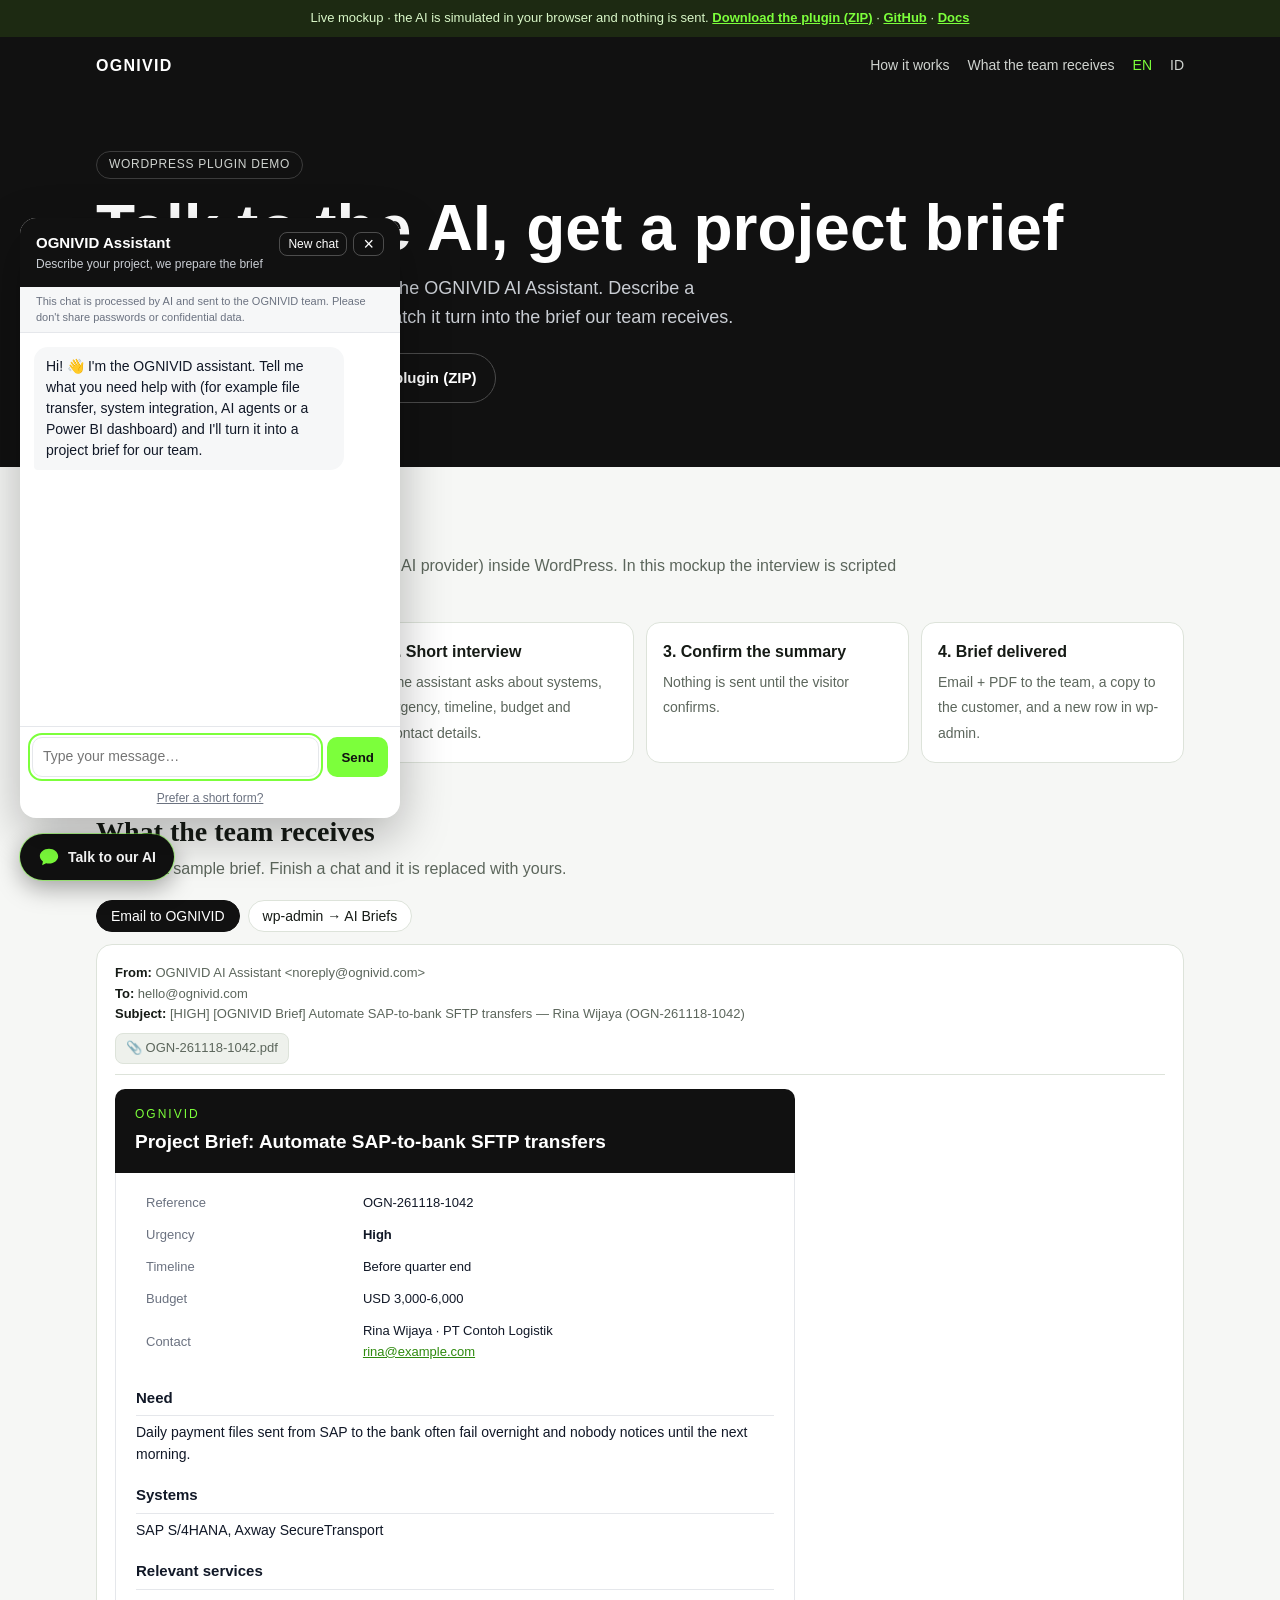
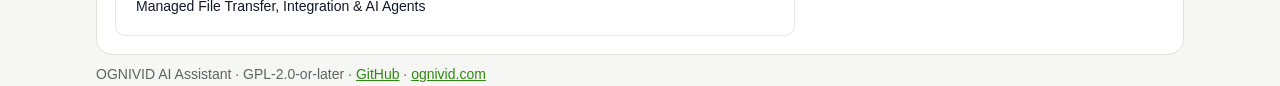
<file: demo/index.html>
<!doctype html>
<html lang="en">
<head>
<meta charset="utf-8">
<meta name="viewport" content="width=device-width, initial-scale=1">
<title>OGNIVID AI Assistant · Live mockup</title>
<meta name="description" content="Interactive mockup of the OGNIVID AI Assistant WordPress plugin: chat with a simulated assistant and see the project brief the team receives.">
<script>
  // Language from ?lang=id (default English). Set before the widget loads; it reads <html lang>.
  (function () { var l = new URLSearchParams(location.search).get('lang') === 'id' ? 'id' : 'en'; document.documentElement.lang = l === 'id' ? 'id-ID' : 'en-US'; window.DEMO_LANG = l; })();
</script>
<link rel="stylesheet" href="../assets/widget.css">
<style>
:root{--bg:#F6F7F5;--surface:#fff;--surface2:#EEF1EC;--ink:#151A15;--muted:#5C665C;--line:#DDE3DA;--acc:#2E8A0E;--lime:#7CFF3B;--dark:#111;--amber:#E8913A}
@media (prefers-color-scheme:dark){:root:not([data-theme="light"]){--bg:#0C0E0C;--surface:#151915;--surface2:#1C221C;--ink:#E7ECE5;--muted:#9AA59A;--line:#2A332A;--acc:#7CFF3B}}
*{box-sizing:border-box}
body{margin:0;background:var(--bg);color:var(--ink);font:16px/1.6 "Segoe UI",Calibri,Arial,sans-serif}
a{color:var(--acc)}
.bar{background:#1d2a12;color:#d9f7c8;font-size:13px;text-align:center;padding:8px 16px}
.bar a{color:var(--lime);font-weight:600}
header.site{background:var(--dark);color:#fff}
.wrap{max-width:1120px;margin:0 auto;padding:0 16px}
.nav{display:flex;align-items:center;gap:18px;padding:16px 0;flex-wrap:wrap}
.logo{font-weight:800;letter-spacing:.08em}
.nav .sp{flex:1}
.nav a{color:#cfd3cf;text-decoration:none;font-size:14px}
.nav a.on{color:var(--lime)}
.hero{padding:56px 0 64px}
.hero .pill{display:inline-block;border:1px solid #3c3c3c;border-radius:999px;padding:3px 12px;font-size:12px;letter-spacing:.06em;text-transform:uppercase;color:#cfd3cf}
.hero h1{font:800 clamp(34px,6vw,64px)/1.05 Helvetica,Arial,sans-serif;margin:16px 0 12px}
.hero p{color:#c9cdd3;max-width:640px;font-size:18px;margin:0}
.try.dl{background:transparent;color:#fff;border:1px solid #4a4a4a;text-decoration:none;margin-left:8px}
.try{margin-top:22px;display:inline-flex;gap:10px;align-items:center;background:var(--lime);color:#111;font-weight:700;padding:12px 18px;border-radius:999px;border:0;cursor:pointer;font-size:15px}
main section{padding:44px 0 8px}
h2{font:700 28px/1.2 Cambria,Georgia,serif;margin:0 0 8px}
.lead{color:var(--muted);max-width:820px;margin:0 0 18px}
.steps{display:grid;grid-template-columns:repeat(4,1fr);gap:12px}
.step{background:var(--surface);border:1px solid var(--line);border-radius:14px;padding:16px}
.step b{display:block;margin-bottom:4px}.step span{color:var(--muted);font-size:14px}
.tabs{display:flex;gap:8px;margin-bottom:12px;flex-wrap:wrap}
.tab{border:1px solid var(--line);background:var(--surface);color:var(--ink);border-radius:999px;padding:7px 14px;cursor:pointer;font-size:14px}
.tab[aria-selected="true"]{background:var(--dark);color:#fff;border-color:var(--dark)}
.panel{background:var(--surface);border:1px solid var(--line);border-radius:16px;padding:18px;overflow:auto}
.panel[hidden]{display:none}
.mail-head{font-size:13px;color:var(--muted);border-bottom:1px solid var(--line);padding-bottom:10px;margin-bottom:14px}
.mail-head b{color:var(--ink)}
.att{display:inline-flex;gap:6px;align-items:center;border:1px solid var(--line);border-radius:8px;padding:4px 10px;font-size:13px;margin-top:8px;background:var(--surface2)}
.wp{display:grid;grid-template-columns:180px 1fr;min-width:760px;border:1px solid #c3c4c7;border-radius:8px;overflow:hidden;font:13px/1.4 -apple-system,"Segoe UI",Arial,sans-serif;color:#1d2327;background:#f0f0f1}
.wp-side{background:#1d2327;color:#f0f0f1;padding:10px 0}
.wp-side div{padding:7px 14px;opacity:.85}
.wp-side .cur{background:#2271b1;opacity:1;font-weight:600}
.badge{display:inline-block;background:#d63638;color:#fff;border-radius:9px;font-size:9px;line-height:17px;min-width:17px;text-align:center;padding:0 5px;margin-left:6px}
.wp-main{padding:16px 18px}
.wp-main h3{font-size:20px;font-weight:400;margin:0 0 10px}
.wp-filter{display:flex;gap:8px;margin-bottom:8px}.wp-filter span{border:1px solid #8c8f94;background:#fff;border-radius:3px;padding:3px 8px}
table.wpt{width:100%;border-collapse:collapse;background:#fff;border:1px solid #c3c4c7}
.wpt th{text-align:left;font-weight:400;padding:8px 10px;border-bottom:1px solid #c3c4c7}
.wpt td{padding:9px 10px;border-top:1px solid #f0f0f1;vertical-align:top}
.wpt tr.new td:first-child{box-shadow:inset 3px 0 0 #2e8a0e}.wpt tr.new .t{font-weight:800}
.wpt .t{color:#2271b1;font-weight:600}
.urg{display:inline-block;padding:2px 8px;border-radius:999px;color:#fff;font-size:11px}
.st-new{font-weight:700;color:#2e8a0e}
.flash{animation:fl 1.6s ease}@keyframes fl{0%{background:#eaf8df}100%{background:transparent}}
footer{padding:40px 0 70px;color:var(--muted);font-size:14px}
@media (max-width:820px){.steps{grid-template-columns:1fr 1fr}}
@media (max-width:520px){.steps{grid-template-columns:1fr}.nav a.hide-sm{display:none}}
</style>
</head>
<body>
<div class="bar" id="bar"></div>
<header class="site"><div class="wrap">
  <div class="nav"><span class="logo">OGNIVID</span><span class="sp"></span>
    <a class="hide-sm" href="#how" data-t="navHow"></a><a class="hide-sm" href="#team" data-t="navTeam"></a>
    <a id="lang-en" href="?lang=en">EN</a><a id="lang-id" href="?lang=id">ID</a></div>
  <div class="hero">
    <span class="pill" data-t="pill"></span>
    <h1 data-t="h1"></h1>
    <p data-t="sub"></p>
    <button class="try" id="try" type="button" data-t="try"></button>
    <a class="try dl" href="https://github.com/diimasogan/ognivid-ai-assistant/releases/latest/download/ognivid-ai-assistant.zip" download data-t="zip"></a>
  </div>
</div></header>

<main class="wrap">
  <section id="how">
    <h2 data-t="howH"></h2>
    <p class="lead" data-t="howP"></p>
    <div class="steps" id="steps"></div>
  </section>
  <section id="team">
    <h2 data-t="teamH"></h2>
    <p class="lead" id="teamP"></p>
    <div class="tabs" role="tablist">
      <button class="tab" role="tab" aria-selected="true" data-p="mail" data-t="tabMail"></button>
      <button class="tab" role="tab" aria-selected="false" data-p="admin" data-t="tabAdmin"></button>
    </div>
    <div class="panel" id="p-mail"></div>
    <div class="panel" id="p-admin" hidden></div>
  </section>
</main>
<footer class="wrap" id="foot"></footer>
<div id="oaa-root"></div>

<script>
(function () {
  var L = window.DEMO_LANG;
  var TXT = {
    en: {
      bar: 'Live mockup · the AI is simulated in your browser and nothing is sent. <a href="https://github.com/diimasogan/ognivid-ai-assistant/releases/latest/download/ognivid-ai-assistant.zip">Download the plugin (ZIP)</a> · <a href="https://github.com/diimasogan/ognivid-ai-assistant">GitHub</a> · <a href="../docs/OGNIVID-AI-Assistant-Documentation.html">Docs</a>',
      navHow: 'How it works', navTeam: 'What the team receives', pill: 'WordPress plugin demo',
      h1: 'Talk to the AI, get a project brief', sub: 'This is a mockup of ognivid.com with the OGNIVID AI Assistant. Describe a project in the chat (bottom left) and watch it turn into the brief our team receives.',
      try: 'Try the assistant →', zip: '⬇ Download plugin (ZIP)', howH: 'How it works', howP: 'The real plugin runs on Claude (or another AI provider) inside WordPress. In this mockup the interview is scripted so it works offline.',
      steps: [['1. Describe the need', 'The visitor explains the project in their own words.'], ['2. Short interview', 'The assistant asks about systems, urgency, timeline, budget and contact details.'], ['3. Confirm the summary', 'Nothing is sent until the visitor confirms.'], ['4. Brief delivered', 'Email + PDF to the team, a copy to the customer, and a new row in wp-admin.']],
      teamH: 'What the team receives', teamSample: 'Below is a sample brief. Finish a chat and it is replaced with yours.', teamYours: 'This is the brief generated from your chat.',
      tabMail: 'Email to OGNIVID', tabAdmin: 'wp-admin → AI Briefs', foot: 'OGNIVID AI Assistant · GPL-2.0-or-later · <a href="https://github.com/diimasogan/ognivid-ai-assistant">GitHub</a> · <a href="https://ognivid.com/">ognivid.com</a>',
      q: { systems: 'Thanks, that helps. Which systems or tools are involved today (for example SAP, Axway SecureTransport, Boomi, Power BI)?', urgency: 'Got it. How urgent is this, and by when would you like it solved?', budget: 'Do you have a budget range in mind? It\'s fine to say "not sure yet".', contact: 'Great. What name and email should our team use to reply? A phone or WhatsApp number is optional.', noEmail: 'I couldn\'t find an email address. Could you share your name and email?', confirm: 'Shall I send this brief to the OGNIVID team? Reply **yes**, or tell me what to correct.', fixed: 'Thanks, I\'ve added that. Here is the updated summary:', done: 'Thank you, %n! Your project brief (ref. %r) has been sent to the OGNIVID team. We will contact you at %e, usually within 1-2 business days.' },
      sum: { title: 'Summary', problem: 'Need', systems: 'Systems', urgency: 'Urgency', timeline: 'Timeline', budget: 'Budget', contact: 'Contact' },
      mail: { from: 'From', to: 'To', subj: 'Subject' }
    },
    id: {
      bar: 'Live mockup · AI disimulasikan di browser Anda dan tidak ada data yang dikirim. <a href="https://github.com/diimasogan/ognivid-ai-assistant/releases/latest/download/ognivid-ai-assistant.zip">Unduh plugin (ZIP)</a> · <a href="https://github.com/diimasogan/ognivid-ai-assistant">GitHub</a> · <a href="../docs/id/OGNIVID-AI-Assistant-Dokumentasi.html">Dokumentasi</a>',
      navHow: 'Cara kerja', navTeam: 'Yang diterima tim', pill: 'Demo plugin WordPress',
      h1: 'Ngobrol dengan AI, dapatkan project brief', sub: 'Ini mockup ognivid.com dengan OGNIVID AI Assistant. Ceritakan sebuah proyek di chat (kiri bawah) dan lihat bagaimana ceritanya berubah menjadi brief yang diterima tim kami.',
      try: 'Coba asistennya →', zip: '⬇ Unduh plugin (ZIP)', howH: 'Cara kerja', howP: 'Plugin aslinya berjalan dengan Claude (atau penyedia AI lain) di WordPress. Di mockup ini wawancaranya sudah diskenariokan agar bisa berjalan tanpa server.',
      steps: [['1. Ceritakan kebutuhan', 'Pengunjung menjelaskan proyeknya dengan kata-kata sendiri.'], ['2. Wawancara singkat', 'Asisten menanyakan sistem, urgensi, target waktu, anggaran, dan kontak.'], ['3. Konfirmasi ringkasan', 'Tidak ada yang dikirim sebelum pengunjung mengonfirmasi.'], ['4. Brief terkirim', 'Email + PDF ke tim, salinan ke pelanggan, dan baris baru di wp-admin.']],
      teamH: 'Yang diterima tim', teamSample: 'Di bawah ini contoh brief. Selesaikan sebuah chat dan contoh ini akan diganti dengan brief Anda.', teamYours: 'Ini brief yang dibuat dari chat Anda.',
      tabMail: 'Email ke OGNIVID', tabAdmin: 'wp-admin → AI Briefs', foot: 'OGNIVID AI Assistant · GPL-2.0-or-later · <a href="https://github.com/diimasogan/ognivid-ai-assistant">GitHub</a> · <a href="https://ognivid.com/">ognivid.com</a>',
      q: { systems: 'Terima kasih, itu membantu. Sistem atau tools apa saja yang terlibat saat ini (misalnya SAP, Axway SecureTransport, Boomi, Power BI)?', urgency: 'Baik. Seberapa mendesak, dan kapan target penyelesaiannya?', budget: 'Apakah sudah ada kisaran anggaran? Boleh juga jawab "belum tahu".', contact: 'Bagus. Nama dan email apa yang bisa dipakai tim kami untuk membalas? Nomor telepon atau WhatsApp opsional.', noEmail: 'Saya belum menemukan alamat email. Boleh kirim nama dan email Anda?', confirm: 'Boleh saya kirim brief ini ke tim OGNIVID? Balas **ya**, atau sampaikan bagian yang perlu dikoreksi.', fixed: 'Terima kasih, sudah saya tambahkan. Berikut ringkasan terbarunya:', done: 'Terima kasih, %n! Project brief Anda (ref. %r) sudah terkirim ke tim OGNIVID. Kami akan menghubungi Anda di %e, biasanya dalam 1-2 hari kerja.' },
      sum: { title: 'Ringkasan', problem: 'Kebutuhan', systems: 'Sistem', urgency: 'Urgensi', timeline: 'Target waktu', budget: 'Anggaran', contact: 'Kontak' },
      mail: { from: 'Dari', to: 'Kepada', subj: 'Subjek' }
    }
  }[L];

  document.getElementById('bar').innerHTML = TXT.bar;
  document.getElementById('foot').innerHTML = TXT.foot;
  document.querySelectorAll('[data-t]').forEach(function (n) { n.textContent = TXT[n.getAttribute('data-t')]; });
  document.getElementById('lang-' + L).className = 'on';
  document.getElementById('steps').innerHTML = TXT.steps.map(function (s) { return '<div class="step"><b>' + s[0] + '</b><span>' + s[1] + '</span></div>'; }).join('');

  /* ---------- sample + generated briefs ---------- */
  var URG = { low: ['Low', 'Rendah', '#6b7280'], medium: ['Medium', 'Sedang', '#2563eb'], high: ['High', 'Tinggi', '#d97706'], critical: ['Critical', 'Kritis', '#dc2626'] };
  var sample = {
    ref: 'OGN-261118-1042', name: 'Rina Wijaya', email: 'rina@example.com', company: 'PT Contoh Logistik', source: 'AI chat', urgency: 'high', status: 'Read',
    title: L === 'id' ? 'Otomatisasi transfer SFTP SAP ke bank' : 'Automate SAP-to-bank SFTP transfers',
    problem: L === 'id' ? 'Transfer file pembayaran harian dari SAP ke bank sering gagal di malam hari dan baru ketahuan keesokan paginya.' : 'Daily payment files sent from SAP to the bank often fail overnight and nobody notices until the next morning.',
    systems: 'SAP S/4HANA, Axway SecureTransport', timeline: L === 'id' ? 'Sebelum akhir kuartal' : 'Before quarter end', budget: L === 'id' ? 'Rp 50-100 juta' : 'USD 3,000-6,000',
    services: 'Managed File Transfer, Integration & AI Agents'
  };
  var rows = [
    { ref: 'OGN-261117-1039', title: L === 'id' ? 'Dashboard Power BI penjualan' : 'Power BI sales dashboard', name: 'Budi Santoso', company: 'Properti Nusantara', email: 'budi@example.com', urgency: 'medium', source: 'Form', status: 'Contacted', date: '2026/11/17' },
    { ref: 'OGN-261116-1031', title: L === 'id' ? 'Integrasi HR ke payroll' : 'HR to payroll integration', name: 'Sari Lestari', company: 'Contoh Retail', email: 'sari@example.com', urgency: 'low', source: 'AI chat', status: 'Proposal sent', date: '2026/11/16' }
  ];
  function esc(s) { return String(s == null ? '' : s).replace(/[&<>"']/g, function (c) { return { '&': '&amp;', '<': '&lt;', '>': '&gt;', '"': '&quot;', "'": '&#39;' }[c]; }); }
  function urgLabel(u) { return URG[u][L === 'id' ? 1 : 0]; }

  function renderMail(b) {
    var row = function (k, v) { return '<tr><td style="padding:6px 10px;color:#6b7280;width:34%">' + k + '</td><td style="padding:6px 10px">' + v + '</td></tr>'; };
    var S = TXT.sum;
    document.getElementById('p-mail').innerHTML =
      '<div class="mail-head"><b>' + TXT.mail.from + ':</b> OGNIVID AI Assistant &lt;noreply@ognivid.com&gt;<br><b>' + TXT.mail.to + ':</b> hello@ognivid.com<br><b>' + TXT.mail.subj + ':</b> ' + (b.urgency === 'high' || b.urgency === 'critical' ? '[' + b.urgency.toUpperCase() + '] ' : '') + '[OGNIVID Brief] ' + esc(b.title) + ' — ' + esc(b.name) + ' (' + b.ref + ')<br><span class="att">📎 ' + b.ref + '.pdf</span></div>' +
      '<div style="font-family:Arial,Helvetica,sans-serif;font-size:14px;line-height:1.55;color:#111827;max-width:680px">' +
      '<div style="background:#111;color:#fff;padding:16px 20px;border-radius:10px 10px 0 0"><div style="font-size:12px;letter-spacing:2px;color:#7cff3b">OGNIVID</div><div style="font-size:19px;font-weight:bold;margin-top:4px">Project Brief: ' + esc(b.title) + '</div></div>' +
      '<div style="border:1px solid #e5e7eb;border-top:0;padding:4px 20px 18px;border-radius:0 0 10px 10px;background:#fff"><table style="width:100%;border-collapse:collapse;font-size:13px;margin-top:10px">' +
      row(L === 'id' ? 'Referensi' : 'Reference', b.ref) + row(S.urgency, '<strong>' + urgLabel(b.urgency) + '</strong>') + row(S.timeline, esc(b.timeline)) + row(S.budget, esc(b.budget)) +
      row(S.contact, esc(b.name) + (b.company ? ' · ' + esc(b.company) : '') + '<br><a href="mailto:' + esc(b.email) + '">' + esc(b.email) + '</a>') + '</table>' +
      '<h3 style="margin:18px 0 6px;font-size:15px;border-bottom:1px solid #e5e7eb;padding-bottom:6px">' + S.problem + '</h3><p style="margin:0">' + esc(b.problem) + '</p>' +
      '<h3 style="margin:18px 0 6px;font-size:15px;border-bottom:1px solid #e5e7eb;padding-bottom:6px">' + S.systems + '</h3><p style="margin:0">' + esc(b.systems) + '</p>' +
      '<h3 style="margin:18px 0 6px;font-size:15px;border-bottom:1px solid #e5e7eb;padding-bottom:6px">' + (L === 'id' ? 'Layanan terkait' : 'Relevant services') + '</h3><p style="margin:0">' + esc(b.services) + '</p>' +
      '</div></div>';
  }
  function renderAdmin(newRow) {
    var all = (newRow ? [newRow] : []).concat([{ ref: sample.ref, title: sample.title, name: sample.name, company: sample.company, email: sample.email, urgency: sample.urgency, source: sample.source, status: sample.status, date: '2026/11/18' }], rows);
    var n = newRow ? 1 : 0;
    document.getElementById('p-admin').innerHTML =
      '<div class="wp"><div class="wp-side"><div>Dashboard</div><div>Posts</div><div>Pages</div><div class="cur">AI Briefs' + (n ? '<span class="badge">' + n + '</span>' : '') + '</div><div>Settings</div></div>' +
      '<div class="wp-main"><h3>AI Briefs</h3><div class="wp-filter"><span>All statuses ▾</span><span>Filter</span></div><table class="wpt"><thead><tr><th>Brief</th><th>Customer</th><th>Urgency</th><th>Source</th><th>Status</th><th>Received</th></tr></thead><tbody>' +
      all.map(function (r, i) {
        var isNew = newRow && i === 0;
        return '<tr class="' + (isNew ? 'new flash' : '') + '"><td><span class="t">' + esc(r.title) + ' — ' + esc(r.name) + '</span></td><td><strong>' + esc(r.name) + '</strong>' + (r.company ? '<br>' + esc(r.company) : '') + '<br><a href="#" onclick="return false">' + esc(r.email) + '</a></td>' +
          '<td><span class="urg" style="background:' + URG[r.urgency][2] + '">' + URG[r.urgency][0] + '</span></td><td>' + esc(r.source) + '</td><td><span class="' + (isNew ? 'st-new' : '') + '">' + (isNew ? 'New' : esc(r.status)) + '</span></td><td>' + r.date + '</td></tr>';
      }).join('') + '</tbody></table></div></div>';
  }
  function showTeam(b, mine) {
    document.getElementById('teamP').textContent = mine ? TXT.teamYours : TXT.teamSample;
    renderMail(b);
    renderAdmin(mine ? { ref: b.ref, title: b.title, name: b.name, company: b.company, email: b.email, urgency: b.urgency, source: b.source, status: 'New', date: '2026/11/18' } : null);
  }
  showTeam(sample, false);

  document.querySelectorAll('.tab').forEach(function (t) {
    t.addEventListener('click', function () {
      document.querySelectorAll('.tab').forEach(function (x) { x.setAttribute('aria-selected', x === t ? 'true' : 'false'); });
      document.getElementById('p-mail').hidden = t.getAttribute('data-p') !== 'mail';
      document.getElementById('p-admin').hidden = t.getAttribute('data-p') !== 'admin';
    });
  });

  /* ---------- simulated backend for the real widget ---------- */
  var st = { step: 0, d: {} };
  function urgencyOf(s) { s = s.toLowerCase(); if (/critical|kritis|darurat|down|mati total/.test(s)) return 'critical'; if (/urgent|asap|segera|mendesak|minggu ini|this week|tomorrow|besok/.test(s)) return 'high'; if (/no rush|santai|tidak mendesak|next year|tahun depan/.test(s)) return 'low'; return 'medium'; }
  function summary() {
    var d = st.d, S = TXT.sum;
    return '**' + S.title + '**\n- ' + S.problem + ': ' + d.problem + '\n- ' + S.systems + ': ' + d.systems + '\n- ' + S.urgency + ': ' + urgLabel(d.urgency) + ' (' + d.timeline + ')\n- ' + S.budget + ': ' + d.budget + '\n- ' + S.contact + ': ' + d.name + ', ' + d.email + (d.phone ? ', ' + d.phone : '') + '\n\n' + TXT.q.confirm;
  }
  function titleOf(p) {
    var STOP = /^(and|or|the|a|an|of|to|for|with|between|in|on|at|from|dan|atau|yang|di|ke|dari|untuk|dengan|antara|pada)$/i;
    var w = String(p).split(/[.,;:!?\n]/)[0].replace(/[^\w\s\-À-ž/&]/g, ' ').split(/\s+/).filter(Boolean).slice(0, 8);
    while (w.length > 3 && STOP.test(w[w.length - 1])) w.pop();
    var t = w.join(' '); return t.charAt(0).toUpperCase() + t.slice(1);
  }
  function reply(msg) {
    var d = st.d, q = TXT.q;
    switch (st.step) {
      case 0: d.problem = msg; st.step = 1; return { reply: q.systems };
      case 1: d.systems = msg; st.step = 2; return { reply: q.urgency };
      case 2: d.timeline = msg; d.urgency = urgencyOf(msg); st.step = 3; return { reply: q.budget };
      case 3: d.budget = msg; st.step = 4; return { reply: q.contact };
      case 4:
        var em = msg.match(/[^\s@,;]+@[^\s@,;]+\.[a-z]{2,}/i);
        if (!em) return { reply: q.noEmail };
        d.email = em[0];
        var ph = msg.match(/\+?\d[\d\s\-]{7,}\d/); d.phone = ph ? ph[0].trim() : '';
        d.name = msg.replace(em[0], '').replace(d.phone, '').replace(/\b(my name is|nama saya|saya|i am|i'm|name|nama|email|and|dan)\b/gi, ' ').replace(/[,:;\-]+/g, ' ').replace(/\s+/g, ' ').trim() || (L === 'id' ? 'Pengunjung' : 'Visitor');
        st.step = 5; return { reply: summary() };
      case 5:
        if (/^\s*(yes|y|ya|iya|ok|oke|okay|sure|send|kirim|betul|benar|correct|sip|boleh)\b/i.test(msg)) {
          st.step = 6;
          var ref = 'OGN-261118-' + (1043 + Math.floor(Math.random() * 50));
          var b = { ref: ref, name: d.name, email: d.email, company: '', source: 'AI chat', urgency: d.urgency, title: titleOf(d.problem), problem: d.problem, systems: d.systems, timeline: d.timeline, budget: d.budget, services: /power ?bi|dashboard|dax|report/i.test(d.problem + d.systems) ? 'Data & Dashboards' : /sftp|mft|file|axway|transfer/i.test(d.problem + d.systems) ? 'Managed File Transfer' : 'Integration & AI Agents' };
          setTimeout(function () { showTeam(b, true); }, 400);
          return { reply: q.done.replace('%n', d.name).replace('%r', ref).replace('%e', d.email), done: true };
        }
        d.problem += ' ' + msg; return { reply: q.fixed + '\n\n' + summary() };
      default: return { reply: q.done.replace('%n', d.name).replace('%r', '—').replace('%e', d.email), done: true };
    }
  }
  var REST = 'https://demo.invalid/wp-json/ognivid-ai/v1';
  var realFetch = window.fetch.bind(window);
  window.fetch = function (url, opts) {
    if (typeof url === 'string' && url.indexOf(REST) === 0) {
      var body = {}; try { body = JSON.parse((opts && opts.body) || '{}'); } catch (e) {}
      var out;
      if (/\/chat$/.test(url)) { out = reply(String(body.message || '').trim()); out.sid = 'demo'; out.mode = 'chat'; }
      else {
        var ref = 'OGN-261118-' + (1043 + Math.floor(Math.random() * 50));
        var fb = { ref: ref, name: body.name, email: body.email, company: body.company, source: 'Form', urgency: body.urgency || 'medium', title: body.title || titleOf(body.problem || ''), problem: body.problem, systems: body.systems || '-', timeline: body.timeline || '-', budget: body.budget || '-', services: body.service || '-' };
        setTimeout(function () { showTeam(fb, true); }, 400);
        out = { ok: true, reply: TXT.q.done.replace('%n', body.name || '').replace('%r', ref).replace('%e', body.email || '') };
      }
      return new Promise(function (res) { setTimeout(function () { res(new Response(JSON.stringify(out), { status: 200, headers: { 'Content-Type': 'application/json' } })); }, 650 + Math.random() * 600); });
    }
    return realFetch(url, opts);
  };
  try { ['ognivid_ai_sid', 'ognivid_ai_hist', 'ognivid_ai_done'].forEach(function (k) { sessionStorage.removeItem(k); }); } catch (e) {}
  window.ognividAiCfg = { rest: REST, brand: 'OGNIVID', accent: '#7cff3b', helloEn: "Hi! 👋 I'm the OGNIVID assistant. Tell me what you need help with (for example file transfer, system integration, AI agents or a Power BI dashboard) and I'll turn it into a project brief for our team.", helloId: 'Halo! 👋 Saya asisten OGNIVID. Ceritakan apa yang perlu dibantu (misalnya file transfer, integrasi sistem, AI agent, atau dashboard Power BI), dan saya akan menyusunnya menjadi project brief untuk tim kami.', position: 'left', aiOn: true, maxChars: 1500, wa: '6285280052326', test: false, nonce: '' };
  document.getElementById('try').addEventListener('click', function () { var b = document.querySelector('.oaa-launch'); if (b && document.querySelector('.oaa-panel').hidden) b.click(); });
})();
</script>
<script src="../assets/widget.js"></script>
<script>
  // "New chat" in the widget should also restart the scripted interview.
  document.addEventListener('click', function (e) { if (e.target && e.target.classList && e.target.classList.contains('ognivid-ai-new')) { location.reload(); } });
  setTimeout(function () { var b = document.querySelector('.oaa-launch'); if (b && window.innerWidth > 700) b.click(); }, 900);
</script>
</body>
</html>
</file>
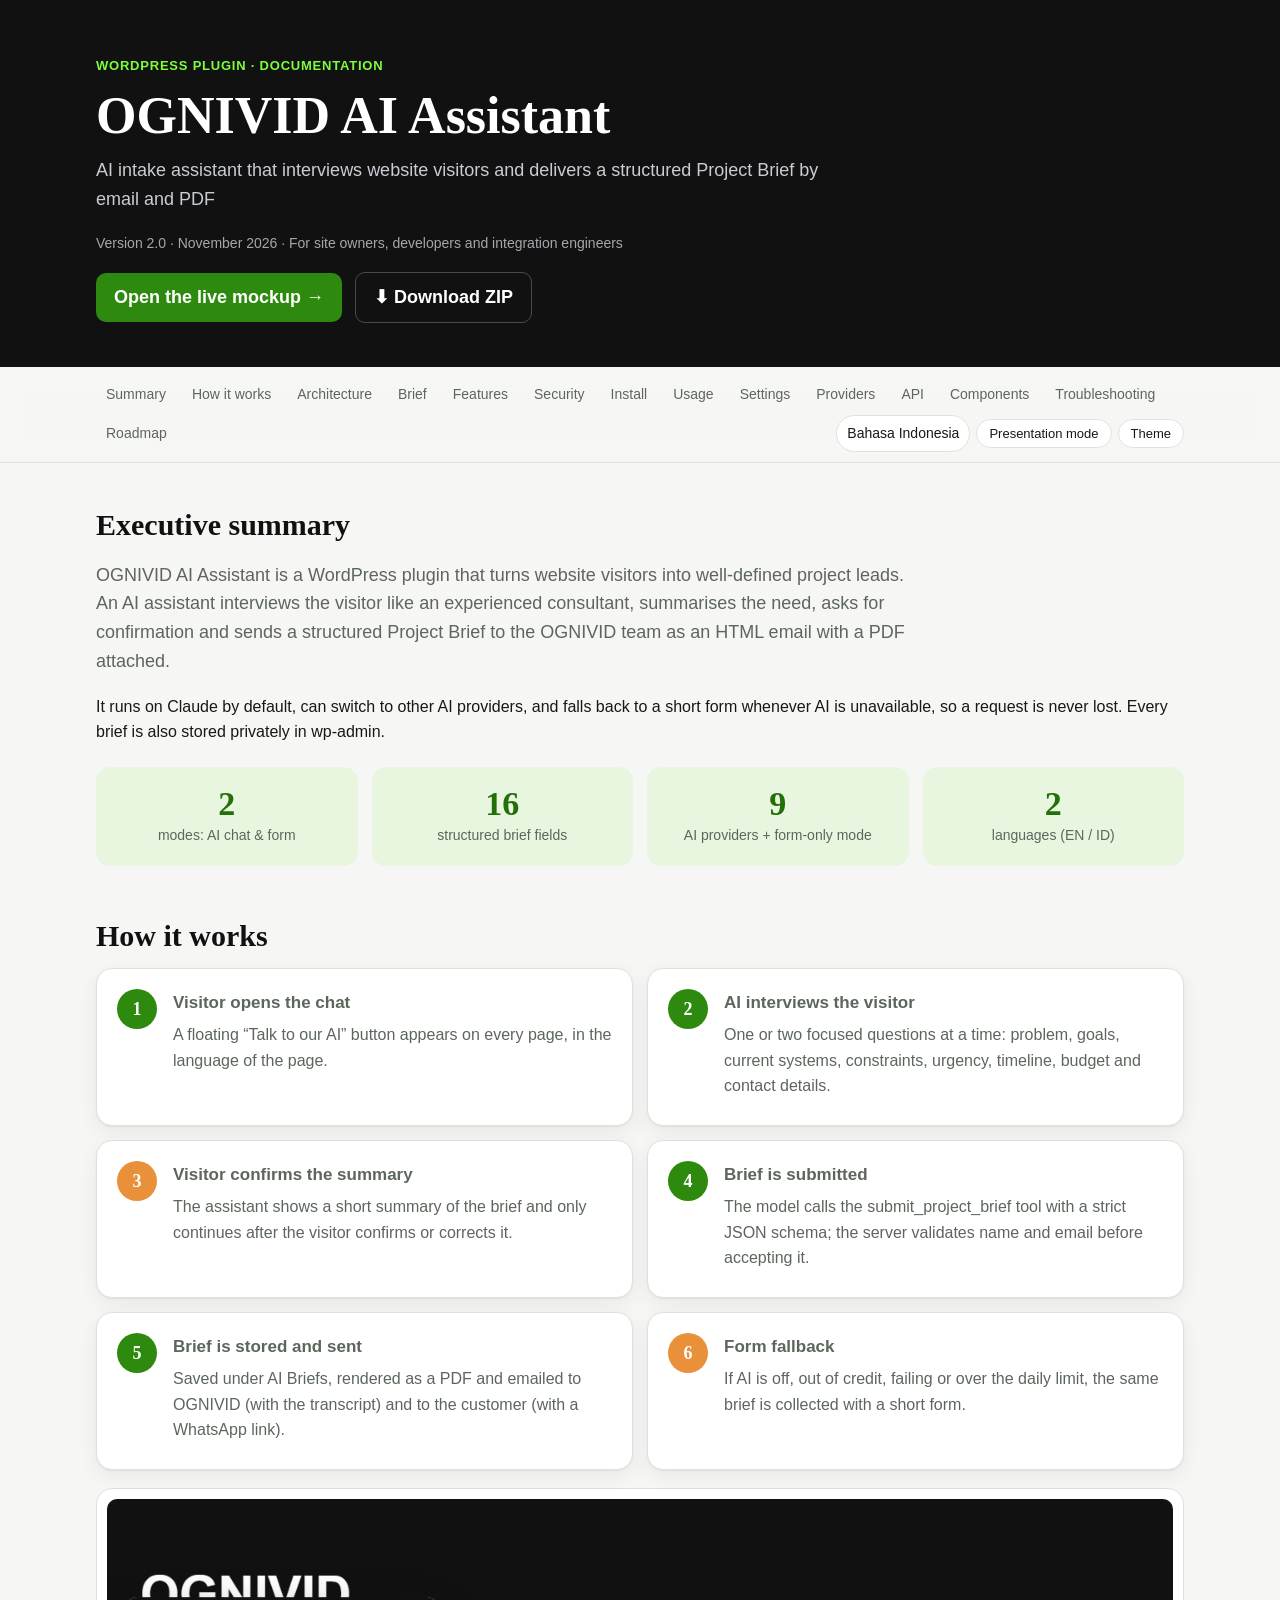
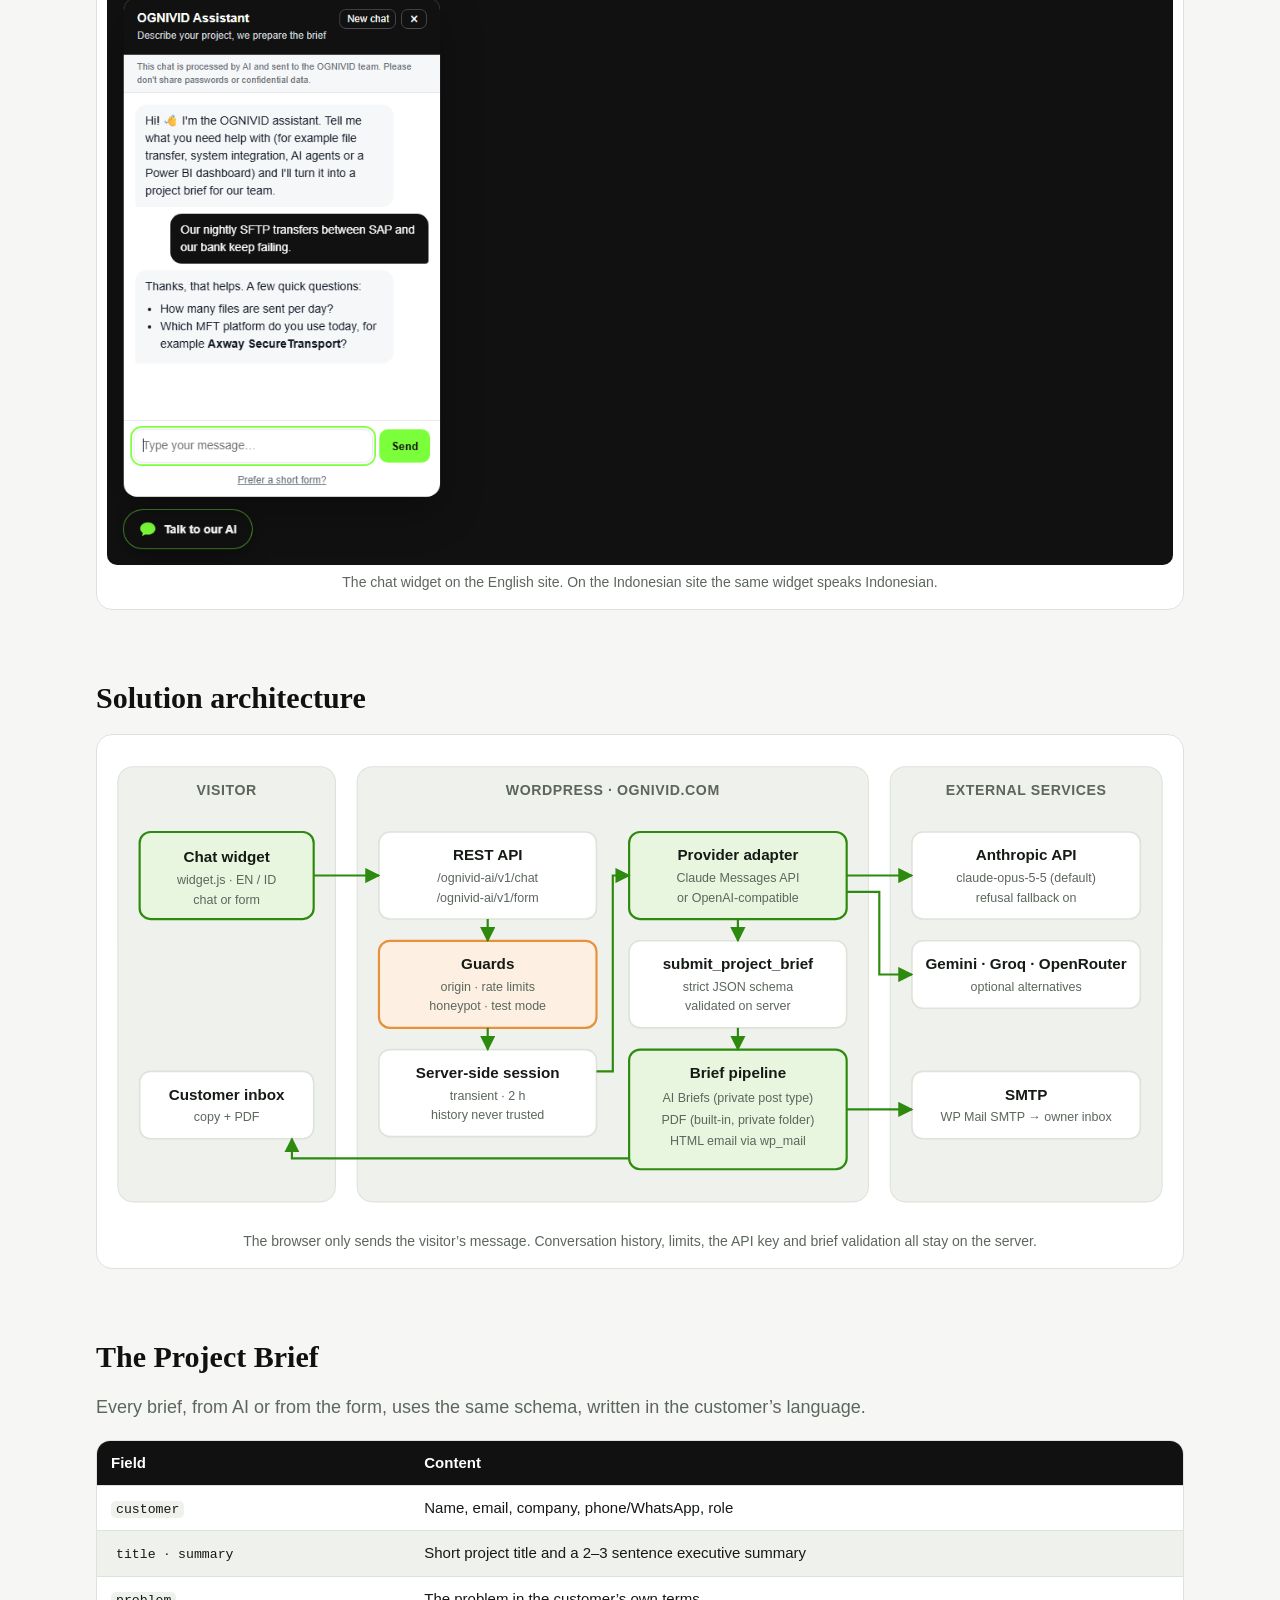
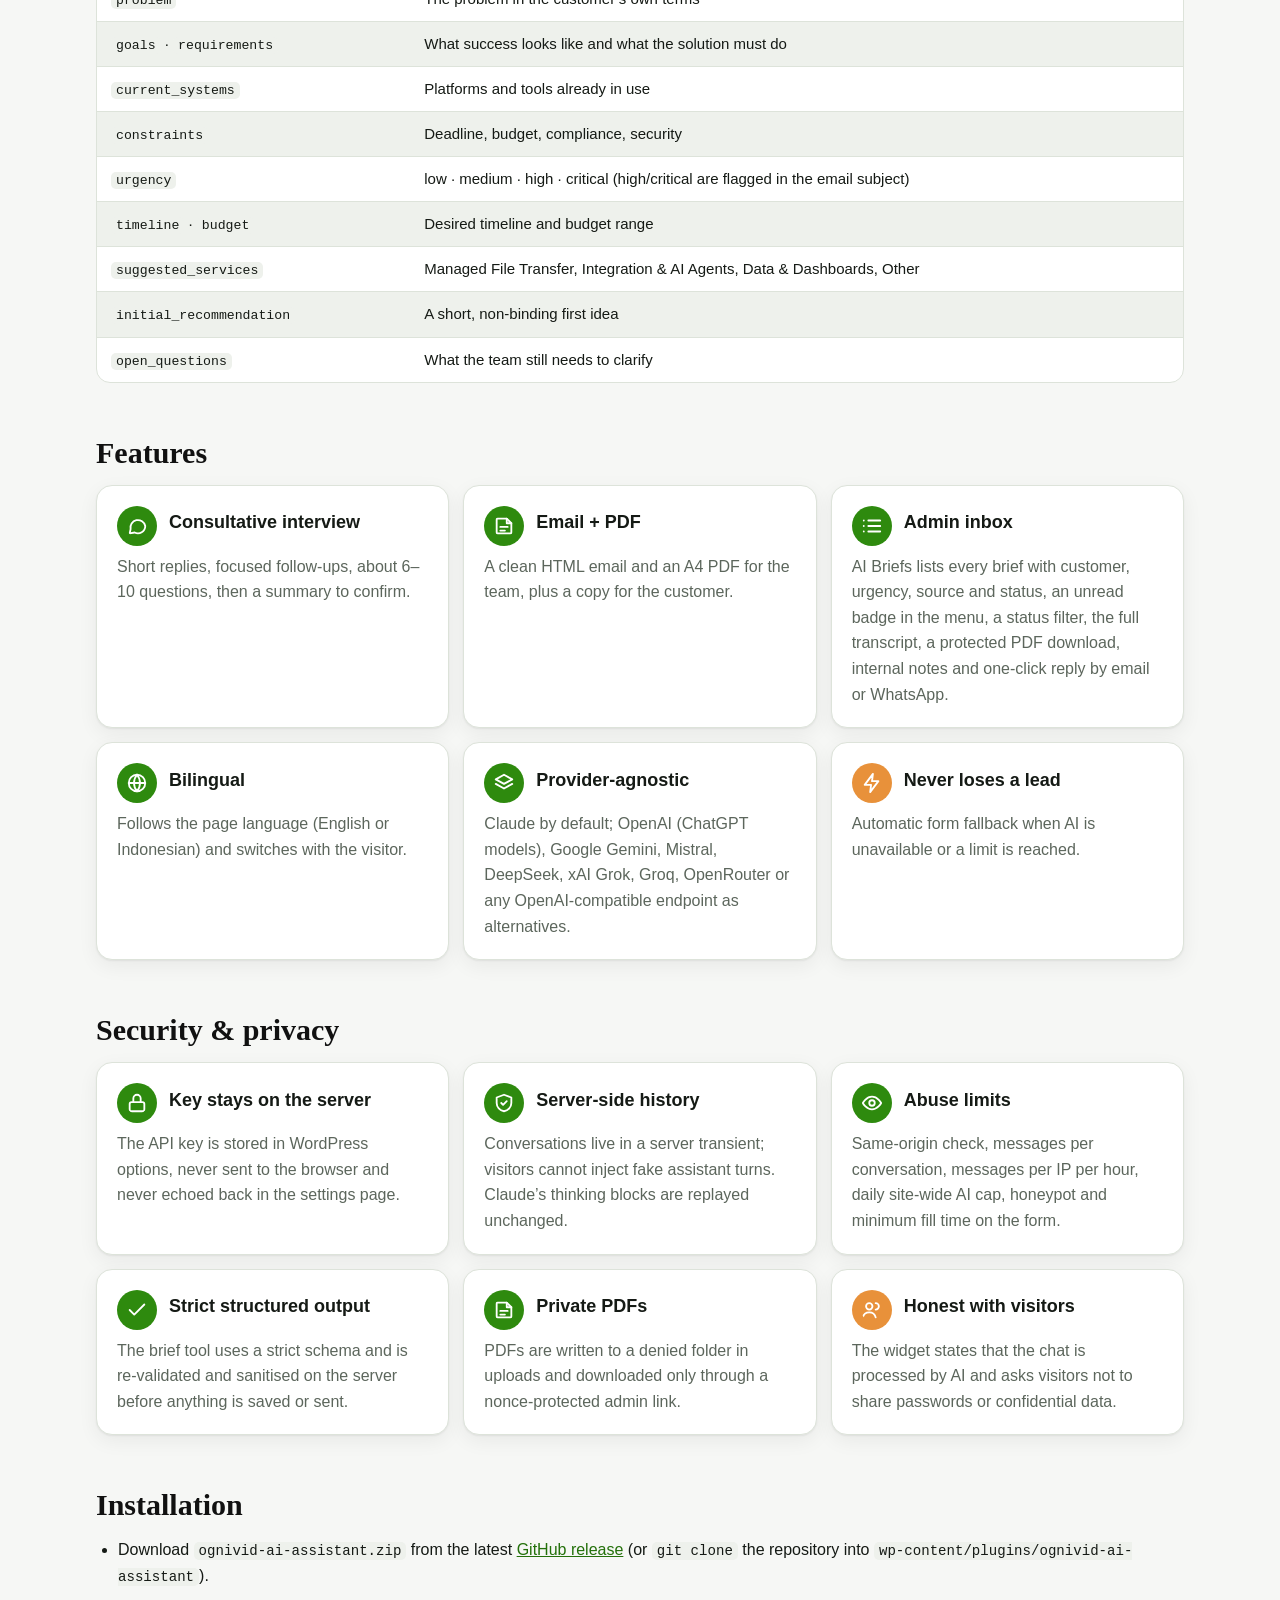
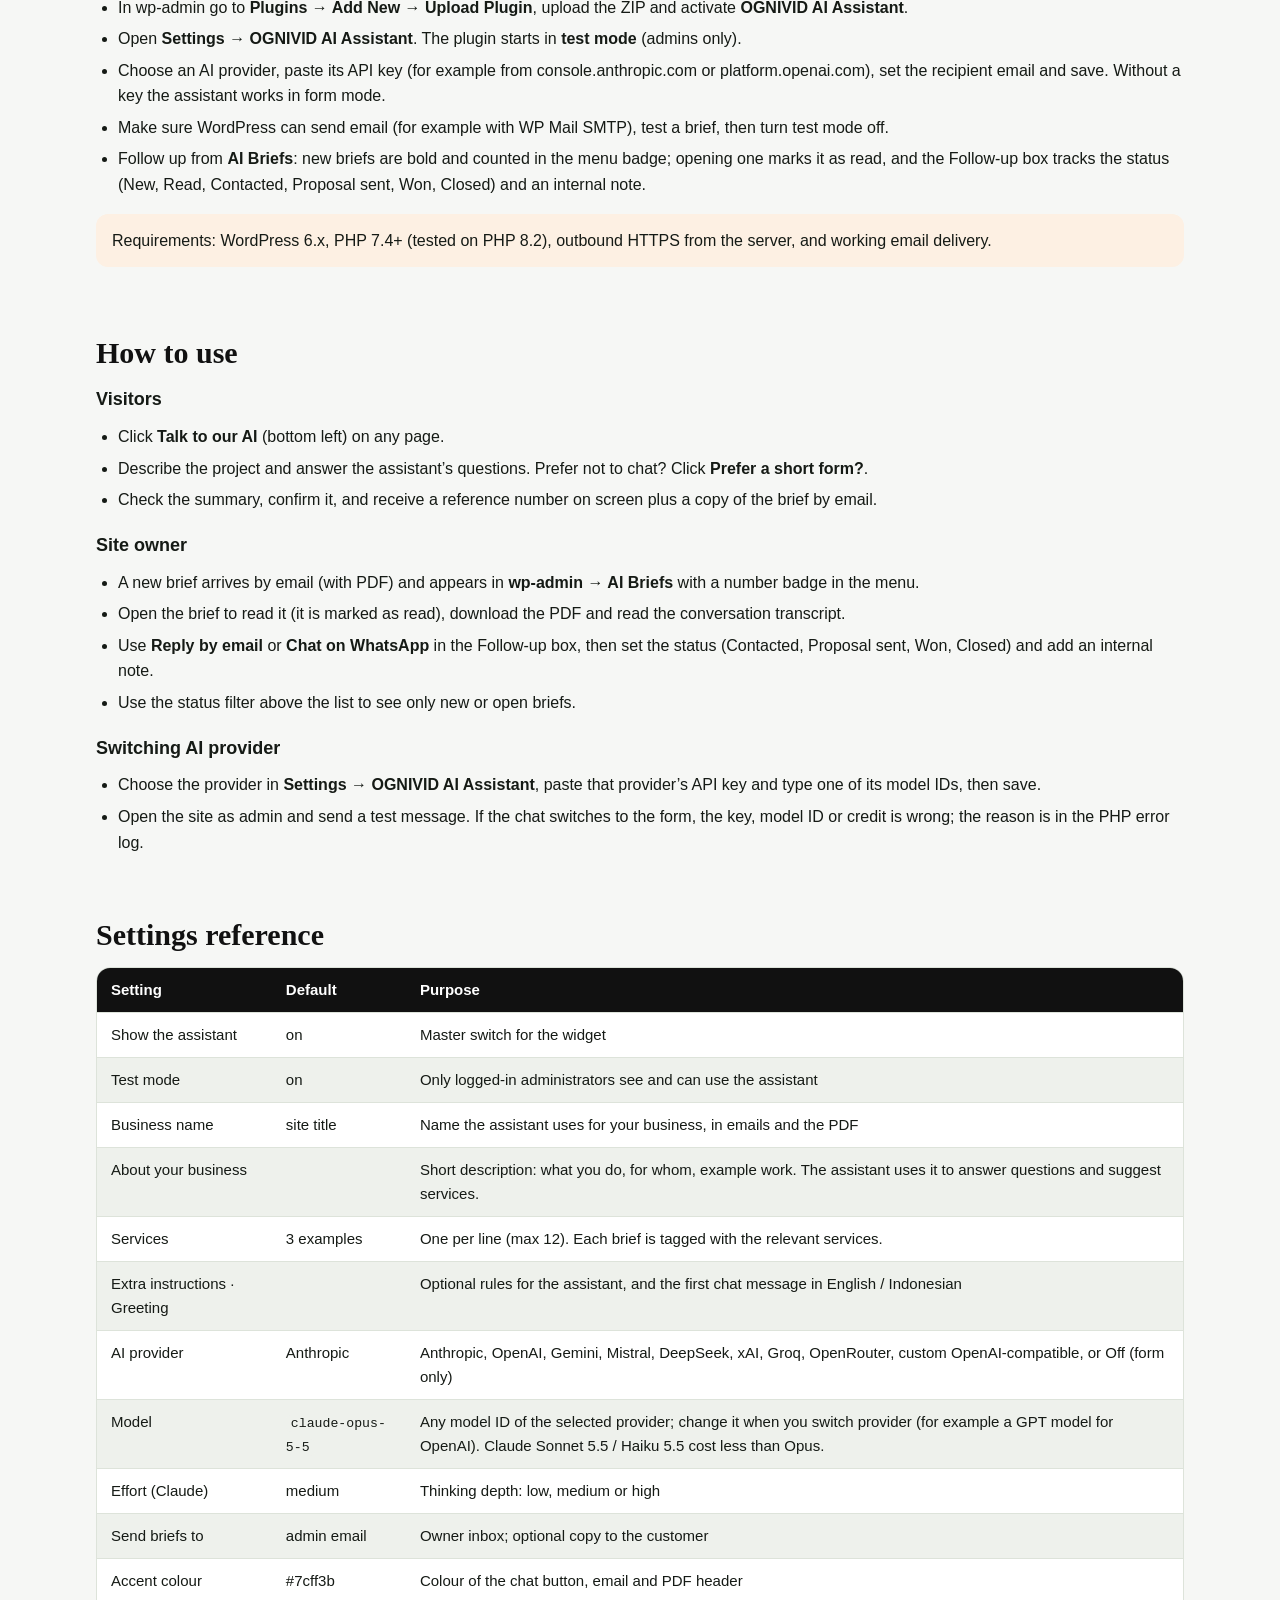
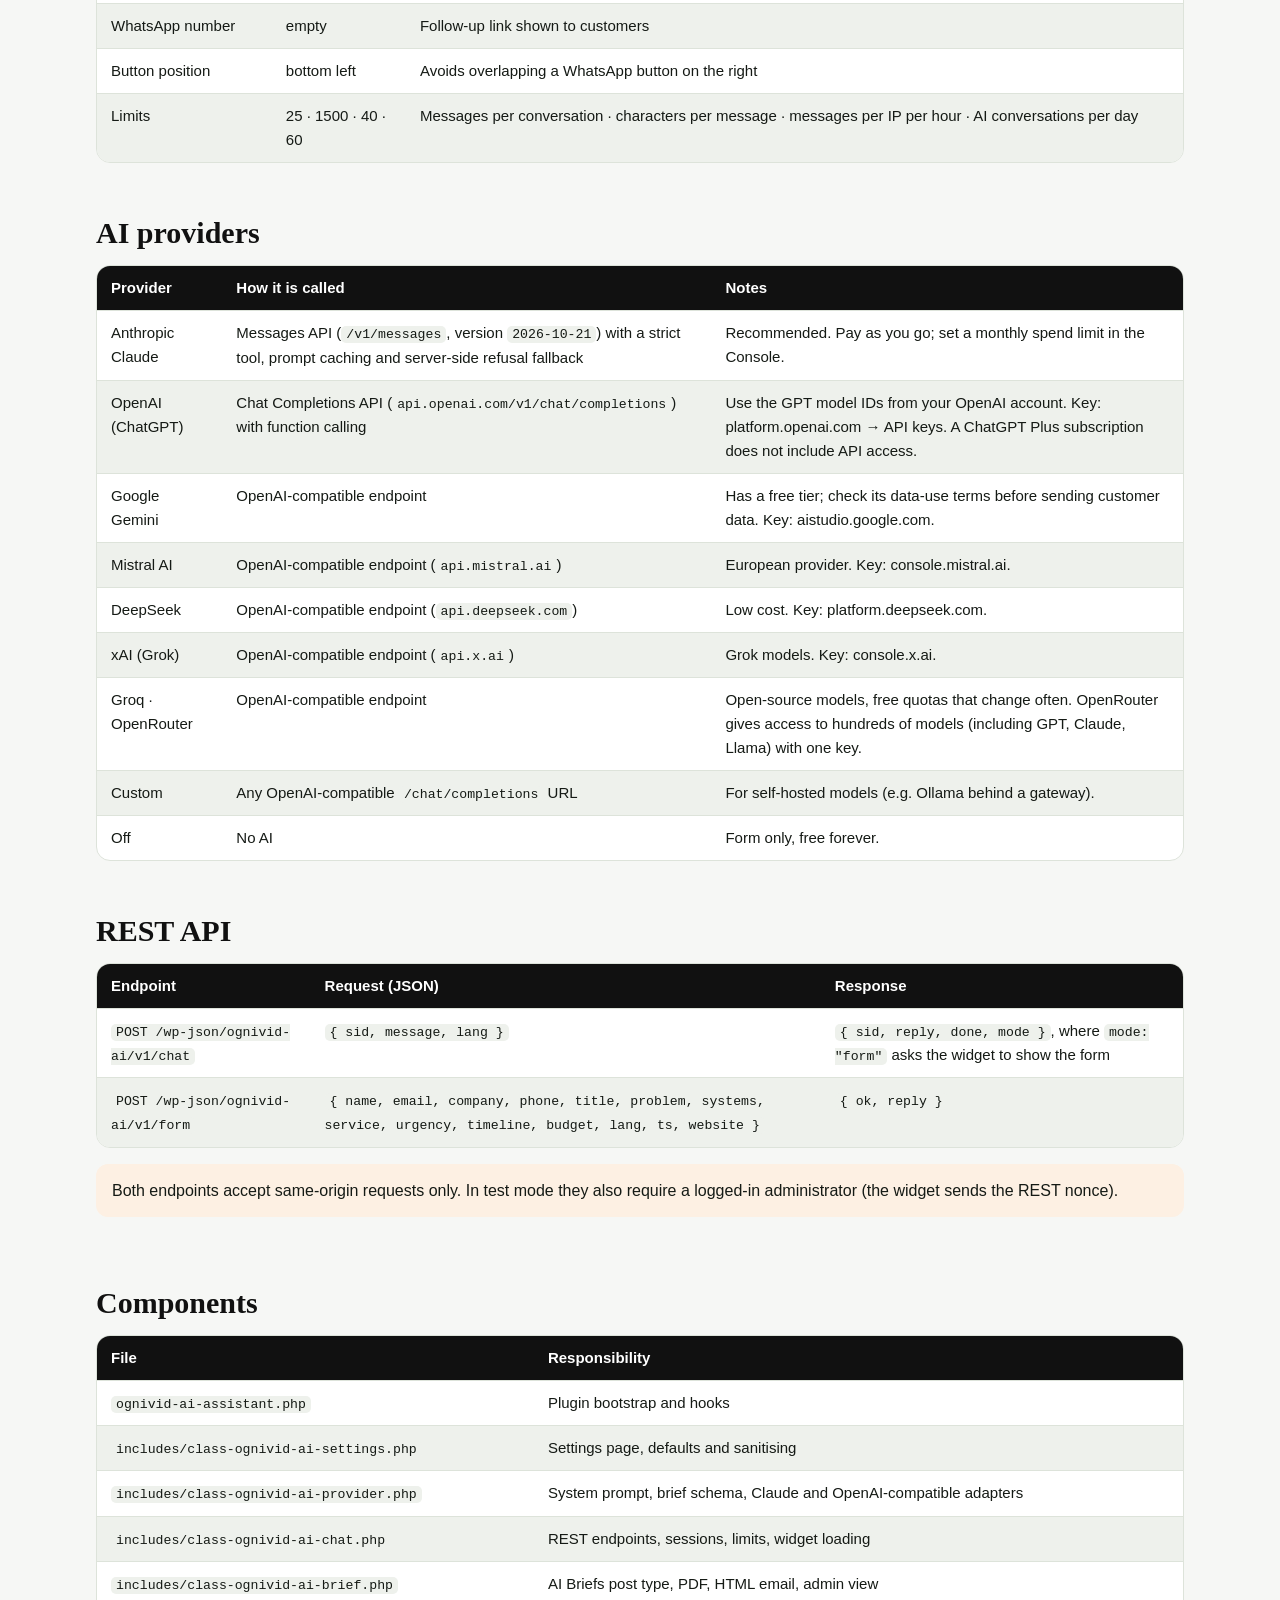
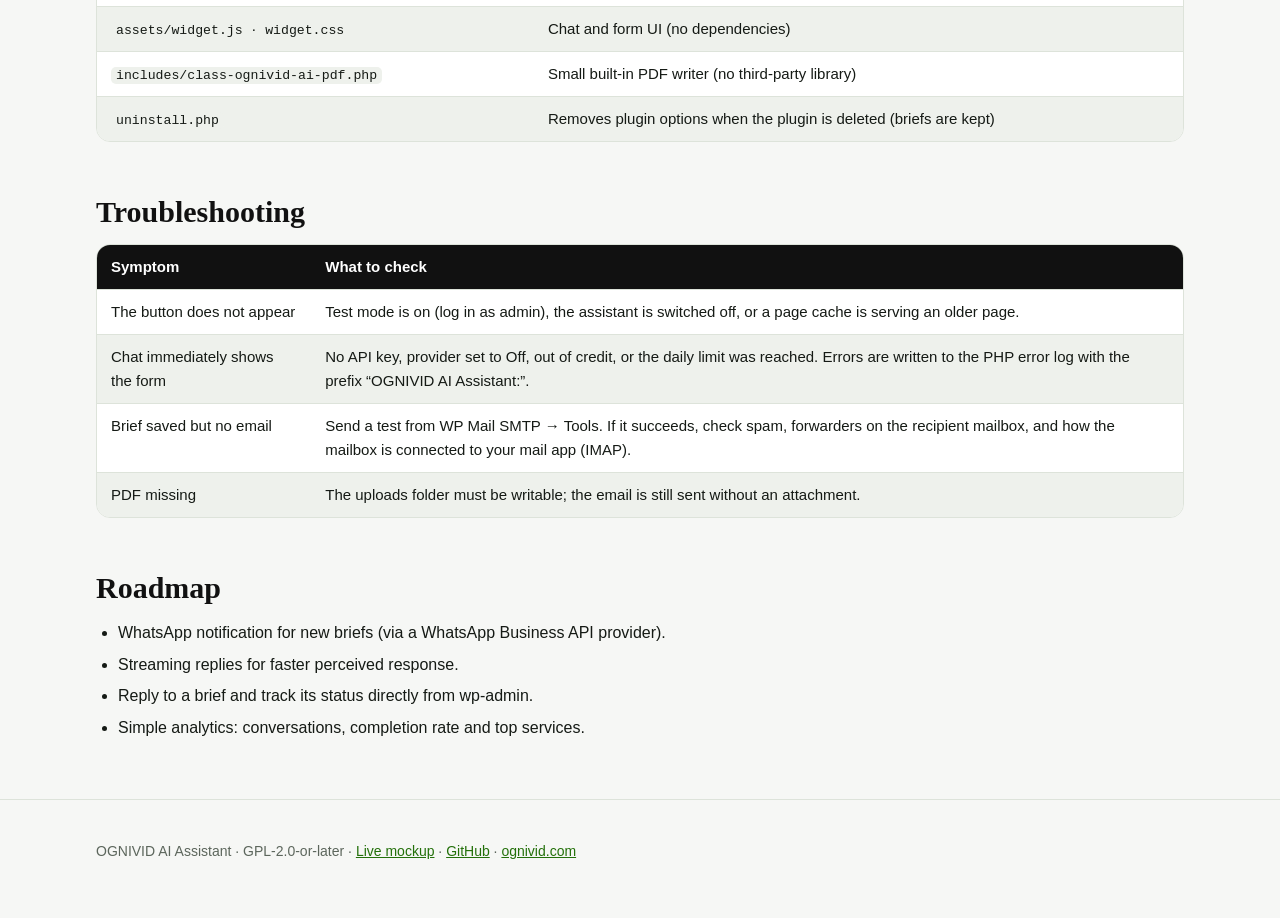
<file: docs/OGNIVID-AI-Assistant-Documentation.html>
<!doctype html>
<html lang="en">
<head>
<meta charset="utf-8">
<meta name="viewport" content="width=device-width, initial-scale=1">
<title>OGNIVID AI Assistant</title>
<meta name="description" content="Documentation for the OGNIVID AI Assistant WordPress plugin: an AI intake assistant that turns website visitors into structured project briefs.">
<style>
:root{--bg:#F6F7F5;--surface:#FFFFFF;--surface2:#EEF1EC;--ink:#151A15;--muted:#5C665C;--line:#DDE3DA;
 --navy:#111111;--acc:#2E8A0E;--acc-ink:#23700A;--acc-tint:#E8F6DF;--amber:#E8913A;--amber-tint:#FDF0E3;--hero:#111111;--hero-ink:#C9CDD3;--eyebrow:#7CFF3B;--on-acc:#FFFFFF;
 --shadow:0 1px 2px rgba(17,17,17,.06),0 6px 20px rgba(17,17,17,.06)}
@media (prefers-color-scheme: dark){:root:not([data-theme="light"]){--bg:#0C0E0C;--surface:#151915;--surface2:#1C221C;--ink:#E7ECE5;--muted:#9AA59A;
 --line:#2A332A;--navy:#E7ECE5;--acc:#7CFF3B;--acc-ink:#9BFF6A;--acc-tint:#1E2D16;--amber:#F2A65E;--amber-tint:#3A2A17;--hero:#050605;--on-acc:#0C0E0C;--shadow:none}}
:root[data-theme="dark"]{--bg:#0C0E0C;--surface:#151915;--surface2:#1C221C;--ink:#E7ECE5;--muted:#9AA59A;--line:#2A332A;--navy:#E7ECE5;
 --acc:#7CFF3B;--acc-ink:#9BFF6A;--acc-tint:#1E2D16;--amber:#F2A65E;--amber-tint:#3A2A17;--hero:#050605;--on-acc:#0C0E0C;--shadow:none}

*{box-sizing:border-box}html{scroll-behavior:smooth}
body{margin:0;background:var(--bg);color:var(--ink);font:16px/1.6 "Segoe UI",Calibri,Arial,sans-serif}
a{color:var(--acc-ink)}code{font-family:ui-monospace,SFMono-Regular,Menlo,Consolas,monospace;font-size:.88em;background:var(--surface2);padding:1px 5px;border-radius:5px}
.wrap{max-width:1120px;margin:0 auto;padding:0 16px}
header.hero{background:var(--hero);color:#fff;padding:56px 0 44px}
.hero .eyebrow{color:var(--eyebrow);font-weight:600;letter-spacing:.06em;text-transform:uppercase;font-size:13px}
.hero h1{font:700 clamp(32px,5vw,52px)/1.1 Cambria,Georgia,serif;margin:10px 0 12px}
.hero p{color:var(--hero-ink);max-width:760px;margin:0;font-size:18px}
.hero .meta{margin-top:18px;color:var(--hero-ink);opacity:.8;font-size:14px}
nav.toc{position:sticky;top:0;z-index:5;background:color-mix(in srgb,var(--bg) 88%,transparent);backdrop-filter:blur(8px);border-bottom:1px solid var(--line)}
nav.toc .wrap{display:flex;gap:6px;overflow-x:auto;padding-top:10px;padding-bottom:10px;align-items:center}
nav.toc a{white-space:nowrap;text-decoration:none;color:var(--muted);font-size:14px;padding:6px 10px;border-radius:999px}
nav.toc a:hover{background:var(--surface2);color:var(--ink)}
nav.toc .spacer{flex:1}
.tgl{border:1px solid var(--line);background:var(--surface);color:var(--ink);border-radius:999px;padding:6px 12px;font-size:13px;cursor:pointer;white-space:nowrap;text-decoration:none}
a.tgl{color:var(--ink)!important}
section{padding:44px 0 8px;scroll-margin-top:56px}
h2{font:700 30px/1.2 Cambria,Georgia,serif;color:var(--navy);margin:0 0 14px}
h3{font-size:18px;margin:0 0 6px;color:var(--ink)}
.lead{font-size:18px;color:var(--muted);max-width:820px}
.stats{display:grid;grid-template-columns:repeat(4,1fr);gap:14px;margin-top:22px}
.stat{background:var(--acc-tint);border-radius:14px;padding:18px;text-align:center}
.stat b{display:block;font:700 34px/1.1 Cambria,Georgia,serif;color:var(--acc-ink)}
.stat span{color:var(--muted);font-size:14px}
.grid{display:grid;gap:14px}.g2{grid-template-columns:repeat(2,1fr)}.g3{grid-template-columns:repeat(3,1fr)}
.card{background:var(--surface);border:1px solid var(--line);border-radius:16px;padding:20px;box-shadow:var(--shadow)}
.card p{margin:0;color:var(--muted)}
.ihead{display:flex;gap:12px;align-items:center;margin-bottom:8px}
.ico{width:40px;height:40px;flex:none;padding:9px;border-radius:50%;background:var(--acc);stroke:#fff;fill:none;stroke-width:2;stroke-linecap:round;stroke-linejoin:round}
.amber .ico{background:var(--amber)}
figure{margin:18px 0;background:var(--surface);border:1px solid var(--line);border-radius:16px;padding:10px;overflow:auto}
figure svg{display:block;width:100%;height:auto;min-width:720px;font-family:"Segoe UI",Calibri,Arial,sans-serif}
figcaption{color:var(--muted);font-size:14px;text-align:center;padding:6px}
svg .lane rect{fill:var(--surface2);stroke:var(--line)}svg .lt{fill:var(--muted);font-size:13px;font-weight:700;text-anchor:middle;letter-spacing:.04em;text-transform:uppercase}
svg .bx rect{fill:var(--surface);stroke:var(--line);stroke-width:1.5}svg .bx text{fill:var(--ink);font-size:14px;font-weight:600;text-anchor:middle}
svg .bx text.sm{fill:var(--muted);font-size:11.5px;font-weight:400}
svg .bx.hl rect{stroke:var(--acc);stroke-width:2;fill:var(--acc-tint)}svg .bx.amb rect{stroke:var(--amber);stroke-width:2;fill:var(--amber-tint)}
svg .bx.err rect{stroke:#D0505D;stroke-width:1.5;stroke-dasharray:5 4}
svg .ln path{fill:none;stroke:var(--acc);stroke-width:2}svg .mk{fill:var(--acc)}
ul.clean,ol.clean{padding-left:22px;margin:10px 0}ul.clean li,ol.clean li{margin:6px 0}
.note{background:var(--amber-tint);border-radius:12px;padding:14px 16px;color:var(--ink)}
.tbl{overflow-x:auto;border:1px solid var(--line);border-radius:14px;background:var(--surface)}
table{border-collapse:collapse;width:100%;min-width:620px;font-size:15px}
th{background:#111111;color:#fff;text-align:left;padding:10px 14px;font-weight:600}
td{padding:10px 14px;border-top:1px solid var(--line);vertical-align:top}
tbody tr:nth-child(even) td{background:var(--surface2)}
.pill{display:inline-block;background:var(--acc-tint);color:var(--acc-ink);font-weight:700;border-radius:999px;padding:2px 10px;font-size:13px}
.q{font-weight:700;color:var(--navy);margin:0 0 6px!important;font-size:17px}
.starter{display:flex;gap:16px;align-items:flex-start}.starter p{margin:0 0 6px}
.snum{flex:none;width:40px;height:40px;border-radius:50%;background:var(--acc);color:var(--on-acc);font:700 18px/40px Cambria,Georgia,serif;text-align:center}
.snum.amber{background:var(--amber)}
.outcome{color:var(--acc-ink)!important;font-weight:600;margin-top:8px!important}
.uc h3{font-size:19px;margin-bottom:6px}.uc .meta{font-size:14px;margin:0 0 10px}
.ba{display:grid;grid-template-columns:1fr 1fr;gap:12px}.ba div{border-radius:12px;padding:12px 14px;font-size:15px;color:var(--ink)}
.ba span{display:block;font-weight:700;font-size:12px;letter-spacing:.06em;text-transform:uppercase;margin-bottom:4px}
.before{background:var(--surface2)}.before span{color:var(--muted)}.after{background:var(--acc-tint)}.after span{color:var(--acc-ink)}
a.btn{display:inline-block;background:var(--acc);color:var(--on-acc);text-decoration:none;font-weight:600;padding:10px 18px;border-radius:10px}
footer{padding:40px 0 60px;color:var(--muted);font-size:14px;border-top:1px solid var(--line);margin-top:40px}
body.present nav.toc{display:none}
body.present section,body.present header.hero{min-height:100vh;display:flex;flex-direction:column;justify-content:center}
body.present section{border-top:1px solid var(--line)}
@media (max-width:820px){.stats{grid-template-columns:repeat(2,1fr)}.g2,.g3{grid-template-columns:1fr}.ba{grid-template-columns:1fr}h2{font-size:26px}}
@media (min-width:821px){nav.toc .wrap{flex-wrap:wrap;overflow-x:visible;row-gap:4px}}
@media print{@page{size:A4;margin:12mm}*{-webkit-print-color-adjust:exact;print-color-adjust:exact}nav.toc,.tgl,a.btn{display:none!important}body{background:#fff;font-size:13px}header.hero{padding:36px 0 30px}section{padding:22px 0 4px}h2{font-size:24px}.card,.tbl,figure,.stat,tr{break-inside:avoid}h2,h3{break-after:avoid}figure svg{min-width:0}table{min-width:0;font-size:12.5px}.grid.g3{grid-template-columns:repeat(3,1fr)}.grid.g2{grid-template-columns:repeat(2,1fr)}.stats{grid-template-columns:repeat(4,1fr)}footer{margin-top:16px;padding:16px 0}}
</style>
</head>
<body>
<header class="hero"><div class="wrap">
  <div class="eyebrow">WordPress plugin · Documentation</div>
  <h1>OGNIVID AI Assistant</h1>
  <p>AI intake assistant that interviews website visitors and delivers a structured Project Brief by email and PDF</p>
  <div class="meta">Version 2.0 · November 2026 · For site owners, developers and integration engineers</div>
  <p style="margin-top:18px"><a class="btn" href="../demo/">Open the live mockup →</a> <a class="btn" style="background:transparent;border:1px solid #4a4a4a;color:#fff;margin-left:8px" href="https://github.com/diimasogan/ognivid-ai-assistant/releases/latest/download/ognivid-ai-assistant.zip" download>⬇ Download ZIP</a></p>
</div></header>
<nav class="toc" aria-label="Contents"><div class="wrap"><a href="#summary">Summary</a><a href="#how">How it works</a><a href="#architecture">Architecture</a><a href="#brief">Brief</a><a href="#features">Features</a><a href="#security">Security</a><a href="#install">Install</a><a href="#usage">Usage</a><a href="#settings">Settings</a><a href="#providers">Providers</a><a href="#api">API</a><a href="#components">Components</a><a href="#troubleshooting">Troubleshooting</a><a href="#next">Roadmap</a><span class="spacer"></span>
  <a class="tgl" href="id/OGNIVID-AI-Assistant-Dokumentasi.html" hreflang="id">Bahasa Indonesia</a>
  <button class="tgl" id="present" title="One section per screen (F = full screen)">Presentation mode</button>
  <button class="tgl" id="theme">Theme</button>
</div></nav>
<main class="wrap">
<section id="summary"><h2>Executive summary</h2><p class="lead">OGNIVID AI Assistant is a WordPress plugin that turns website visitors into well-defined project leads. An AI assistant interviews the visitor like an experienced consultant, summarises the need, asks for confirmation and sends a structured Project Brief to the OGNIVID team as an HTML email with a PDF attached.</p><p>It runs on Claude by default, can switch to other AI providers, and falls back to a short form whenever AI is unavailable, so a request is never lost. Every brief is also stored privately in wp-admin.</p><div class="stats"><div class="stat"><b>2</b><span>modes: AI chat & form</span></div><div class="stat"><b>16</b><span>structured brief fields</span></div><div class="stat"><b>9</b><span>AI providers + form-only mode</span></div><div class="stat"><b>2</b><span>languages (EN / ID)</span></div></div></section><section id="how"><h2>How it works</h2><div class="grid g2"><div class="card starter"><div class="snum">1</div><div><p class="q">Visitor opens the chat</p><p>A floating “Talk to our AI” button appears on every page, in the language of the page.</p></div></div><div class="card starter"><div class="snum">2</div><div><p class="q">AI interviews the visitor</p><p>One or two focused questions at a time: problem, goals, current systems, constraints, urgency, timeline, budget and contact details.</p></div></div><div class="card starter"><div class="snum amber">3</div><div><p class="q">Visitor confirms the summary</p><p>The assistant shows a short summary of the brief and only continues after the visitor confirms or corrects it.</p></div></div><div class="card starter"><div class="snum">4</div><div><p class="q">Brief is submitted</p><p>The model calls the submit_project_brief tool with a strict JSON schema; the server validates name and email before accepting it.</p></div></div><div class="card starter"><div class="snum">5</div><div><p class="q">Brief is stored and sent</p><p>Saved under AI Briefs, rendered as a PDF and emailed to OGNIVID (with the transcript) and to the customer (with a WhatsApp link).</p></div></div><div class="card starter"><div class="snum amber">6</div><div><p class="q">Form fallback</p><p>If AI is off, out of credit, failing or over the daily limit, the same brief is collected with a short form.</p></div></div></div><figure style="margin-top:18px"><img src="assets/widget-chat-en.png" alt="Chat widget on ognivid.com" style="display:block;width:100%;height:auto;min-width:0;border-radius:10px"><figcaption>The chat widget on the English site. On the Indonesian site the same widget speaks Indonesian.</figcaption></figure></section><section id="architecture"><h2>Solution architecture</h2><figure><svg viewBox="0 0 980 440" role="img" aria-label="Solution architecture">
<defs><marker id="ar" viewBox="0 0 10 10" refX="9" refY="5" markerWidth="7" markerHeight="7" orient="auto-start-reverse"><path d="M0 0 10 5 0 10z" class="mk"/></marker></defs>
<g class="lane"><rect x="10" y="20" width="200" height="400" rx="14"/><text x="110" y="46" class="lt">Visitor</text></g>
<g class="lane"><rect x="230" y="20" width="470" height="400" rx="14"/><text x="465" y="46" class="lt">WordPress · ognivid.com</text></g>
<g class="lane"><rect x="720" y="20" width="250" height="400" rx="14"/><text x="845" y="46" class="lt">External services</text></g>
<g class="bx hl"><rect x="30" y="80" width="160" height="80" rx="10"/><text x="110" y="108">Chat widget</text><text x="110" y="128" class="sm">widget.js · EN / ID</text><text x="110" y="146" class="sm">chat or form</text></g>
<g class="bx"><rect x="30" y="300" width="160" height="62" rx="10"/><text x="110" y="326">Customer inbox</text><text x="110" y="346" class="sm">copy + PDF</text></g>
<g class="bx"><rect x="250" y="80" width="200" height="80" rx="10"/><text x="350" y="106">REST API</text><text x="350" y="126" class="sm">/ognivid-ai/v1/chat</text><text x="350" y="144" class="sm">/ognivid-ai/v1/form</text></g>
<g class="bx amb"><rect x="250" y="180" width="200" height="80" rx="10"/><text x="350" y="206">Guards</text><text x="350" y="226" class="sm">origin · rate limits</text><text x="350" y="244" class="sm">honeypot · test mode</text></g>
<g class="bx"><rect x="250" y="280" width="200" height="80" rx="10"/><text x="350" y="306">Server-side session</text><text x="350" y="326" class="sm">transient · 2 h</text><text x="350" y="344" class="sm">history never trusted</text></g>
<g class="bx hl"><rect x="480" y="80" width="200" height="80" rx="10"/><text x="580" y="106">Provider adapter</text><text x="580" y="126" class="sm">Claude Messages API</text><text x="580" y="144" class="sm">or OpenAI-compatible</text></g>
<g class="bx"><rect x="480" y="180" width="200" height="80" rx="10"/><text x="580" y="206">submit_project_brief</text><text x="580" y="226" class="sm">strict JSON schema</text><text x="580" y="244" class="sm">validated on server</text></g>
<g class="bx hl"><rect x="480" y="280" width="200" height="110" rx="10"/><text x="580" y="306">Brief pipeline</text><text x="580" y="328" class="sm">AI Briefs (private post type)</text><text x="580" y="348" class="sm">PDF (built-in, private folder)</text><text x="580" y="368" class="sm">HTML email via wp_mail</text></g>
<g class="bx"><rect x="740" y="80" width="210" height="80" rx="10"/><text x="845" y="106">Anthropic API</text><text x="845" y="126" class="sm">claude-opus-5-5 (default)</text><text x="845" y="144" class="sm">refusal fallback on</text></g>
<g class="bx"><rect x="740" y="180" width="210" height="62" rx="10"/><text x="845" y="206">Gemini · Groq · OpenRouter</text><text x="845" y="226" class="sm">optional alternatives</text></g>
<g class="bx"><rect x="740" y="300" width="210" height="62" rx="10"/><text x="845" y="326">SMTP</text><text x="845" y="346" class="sm">WP Mail SMTP → owner inbox</text></g>
<g class="ln"><path d="M190 120h60" marker-end="url(#ar)"/><path d="M350 160v20" marker-end="url(#ar)"/><path d="M350 260v20" marker-end="url(#ar)"/>
<path d="M450 300h15v-180h15" marker-end="url(#ar)"/><path d="M680 120h60" marker-end="url(#ar)"/><path d="M680 135h30v76h30" marker-end="url(#ar)"/>
<path d="M580 160v20" marker-end="url(#ar)"/><path d="M580 260v20" marker-end="url(#ar)"/><path d="M680 335h60" marker-end="url(#ar)"/><path d="M480 380H170v-18" marker-end="url(#ar)"/></g>
</svg><figcaption>The browser only sends the visitor’s message. Conversation history, limits, the API key and brief validation all stay on the server.</figcaption></figure></section><section id="brief"><h2>The Project Brief</h2><p class="lead">Every brief, from AI or from the form, uses the same schema, written in the customer’s language.</p><div class="tbl"><table><thead><tr><th>Field</th><th>Content</th></tr></thead><tbody><tr><td><code>customer</code></td><td>Name, email, company, phone/WhatsApp, role</td></tr><tr><td><code>title</code> · <code>summary</code></td><td>Short project title and a 2–3 sentence executive summary</td></tr><tr><td><code>problem</code></td><td>The problem in the customer’s own terms</td></tr><tr><td><code>goals</code> · <code>requirements</code></td><td>What success looks like and what the solution must do</td></tr><tr><td><code>current_systems</code></td><td>Platforms and tools already in use</td></tr><tr><td><code>constraints</code></td><td>Deadline, budget, compliance, security</td></tr><tr><td><code>urgency</code></td><td>low · medium · high · critical (high/critical are flagged in the email subject)</td></tr><tr><td><code>timeline</code> · <code>budget</code></td><td>Desired timeline and budget range</td></tr><tr><td><code>suggested_services</code></td><td>Managed File Transfer, Integration &amp; AI Agents, Data &amp; Dashboards, Other</td></tr><tr><td><code>initial_recommendation</code></td><td>A short, non-binding first idea</td></tr><tr><td><code>open_questions</code></td><td>What the team still needs to clarify</td></tr></tbody></table></div></section><section id="features"><h2>Features</h2><div class="grid g3"><div class="card"><div class="ihead"><svg class="ico" viewBox="0 0 24 24"><path d="M21 12a8 8 0 0 1-11.6 7.1L4 20l1-4.6A8 8 0 1 1 21 12z"/></svg><h3>Consultative interview</h3></div><p>Short replies, focused follow-ups, about 6–10 questions, then a summary to confirm.</p></div><div class="card"><div class="ihead"><svg class="ico" viewBox="0 0 24 24"><path d="M4 4h11l5 5v11H4z"/><path d="M15 4v5h5M8 13h8M8 17h5"/></svg><h3>Email + PDF</h3></div><p>A clean HTML email and an A4 PDF for the team, plus a copy for the customer.</p></div><div class="card"><div class="ihead"><svg class="ico" viewBox="0 0 24 24"><path d="M8 6h13M8 12h13M8 18h13M3 6h.01M3 12h.01M3 18h.01"/></svg><h3>Admin inbox</h3></div><p>AI Briefs lists every brief with customer, urgency, source and status, an unread badge in the menu, a status filter, the full transcript, a protected PDF download, internal notes and one-click reply by email or WhatsApp.</p></div><div class="card"><div class="ihead"><svg class="ico" viewBox="0 0 24 24"><circle cx="12" cy="12" r="9"/><path d="M3 12h18M12 3a14 14 0 0 1 0 18M12 3a14 14 0 0 0 0 18"/></svg><h3>Bilingual</h3></div><p>Follows the page language (English or Indonesian) and switches with the visitor.</p></div><div class="card"><div class="ihead"><svg class="ico" viewBox="0 0 24 24"><path d="m12 3 9 5-9 5-9-5z"/><path d="m3 13 9 5 9-5"/></svg><h3>Provider-agnostic</h3></div><p>Claude by default; OpenAI (ChatGPT models), Google Gemini, Mistral, DeepSeek, xAI Grok, Groq, OpenRouter or any OpenAI-compatible endpoint as alternatives.</p></div><div class="card amber"><div class="ihead"><svg class="ico" viewBox="0 0 24 24"><path d="M13 2 4 14h7l-1 8 9-12h-7z"/></svg><h3>Never loses a lead</h3></div><p>Automatic form fallback when AI is unavailable or a limit is reached.</p></div></div></section><section id="security"><h2>Security &amp; privacy</h2><div class="grid g3"><div class="card"><div class="ihead"><svg class="ico" viewBox="0 0 24 24"><rect x="4" y="11" width="16" height="10" rx="2"/><path d="M8 11V7a4 4 0 0 1 8 0v4"/></svg><h3>Key stays on the server</h3></div><p>The API key is stored in WordPress options, never sent to the browser and never echoed back in the settings page.</p></div><div class="card"><div class="ihead"><svg class="ico" viewBox="0 0 24 24"><path d="M12 3l8 3v6c0 4.5-3.4 8.3-8 9-4.6-.7-8-4.5-8-9V6z"/><path d="M9 12l2 2 4-4"/></svg><h3>Server-side history</h3></div><p>Conversations live in a server transient; visitors cannot inject fake assistant turns. Claude’s thinking blocks are replayed unchanged.</p></div><div class="card"><div class="ihead"><svg class="ico" viewBox="0 0 24 24"><path d="M2 12s3.6-7 10-7 10 7 10 7-3.6 7-10 7S2 12 2 12z"/><circle cx="12" cy="12" r="3"/></svg><h3>Abuse limits</h3></div><p>Same-origin check, messages per conversation, messages per IP per hour, daily site-wide AI cap, honeypot and minimum fill time on the form.</p></div><div class="card"><div class="ihead"><svg class="ico" viewBox="0 0 24 24"><path d="M20 6 9 17l-5-5"/></svg><h3>Strict structured output</h3></div><p>The brief tool uses a strict schema and is re-validated and sanitised on the server before anything is saved or sent.</p></div><div class="card"><div class="ihead"><svg class="ico" viewBox="0 0 24 24"><path d="M4 4h11l5 5v11H4z"/><path d="M15 4v5h5M8 13h8M8 17h5"/></svg><h3>Private PDFs</h3></div><p>PDFs are written to a denied folder in uploads and downloaded only through a nonce-protected admin link.</p></div><div class="card amber"><div class="ihead"><svg class="ico" viewBox="0 0 24 24"><circle cx="9" cy="8" r="3.5"/><path d="M2 20c.8-3.5 3.6-5.5 7-5.5s6.2 2 7 5.5"/><path d="M16 4.5a3.5 3.5 0 0 1 0 7"/></svg><h3>Honest with visitors</h3></div><p>The widget states that the chat is processed by AI and asks visitors not to share passwords or confidential data.</p></div></div></section><section id="install"><h2>Installation</h2><ul class="clean"><li>Download <code>ognivid-ai-assistant.zip</code> from the latest <a href="https://github.com/diimasogan/ognivid-ai-assistant/releases/latest">GitHub release</a> (or <code>git clone</code> the repository into <code>wp-content/plugins/ognivid-ai-assistant</code>).</li><li>In wp-admin go to <strong>Plugins → Add New → Upload Plugin</strong>, upload the ZIP and activate <strong>OGNIVID AI Assistant</strong>.</li><li>Open <strong>Settings → OGNIVID AI Assistant</strong>. The plugin starts in <strong>test mode</strong> (admins only).</li><li>Choose an AI provider, paste its API key (for example from console.anthropic.com or platform.openai.com), set the recipient email and save. Without a key the assistant works in form mode.</li><li>Make sure WordPress can send email (for example with WP Mail SMTP), test a brief, then turn test mode off.</li><li>Follow up from <strong>AI Briefs</strong>: new briefs are bold and counted in the menu badge; opening one marks it as read, and the Follow-up box tracks the status (New, Read, Contacted, Proposal sent, Won, Closed) and an internal note.</li></ul><p class="note">Requirements: WordPress 6.x, PHP 7.4+ (tested on PHP 8.2), outbound HTTPS from the server, and working email delivery.</p></section><section id="usage"><h2>How to use</h2><h3>Visitors</h3><ul class="clean"><li>Click <strong>Talk to our AI</strong> (bottom left) on any page.</li><li>Describe the project and answer the assistant’s questions. Prefer not to chat? Click <strong>Prefer a short form?</strong>.</li><li>Check the summary, confirm it, and receive a reference number on screen plus a copy of the brief by email.</li></ul><h3 style="margin-top:18px">Site owner</h3><ul class="clean"><li>A new brief arrives by email (with PDF) and appears in <strong>wp-admin → AI Briefs</strong> with a number badge in the menu.</li><li>Open the brief to read it (it is marked as read), download the PDF and read the conversation transcript.</li><li>Use <strong>Reply by email</strong> or <strong>Chat on WhatsApp</strong> in the Follow-up box, then set the status (Contacted, Proposal sent, Won, Closed) and add an internal note.</li><li>Use the status filter above the list to see only new or open briefs.</li></ul><h3 style="margin-top:18px">Switching AI provider</h3><ul class="clean"><li>Choose the provider in <strong>Settings → OGNIVID AI Assistant</strong>, paste that provider’s API key and type one of its model IDs, then save.</li><li>Open the site as admin and send a test message. If the chat switches to the form, the key, model ID or credit is wrong; the reason is in the PHP error log.</li></ul></section><section id="settings"><h2>Settings reference</h2><div class="tbl"><table><thead><tr><th>Setting</th><th>Default</th><th>Purpose</th></tr></thead><tbody><tr><td>Show the assistant</td><td>on</td><td>Master switch for the widget</td></tr><tr><td>Test mode</td><td>on</td><td>Only logged-in administrators see and can use the assistant</td></tr><tr><td>Business name</td><td>site title</td><td>Name the assistant uses for your business, in emails and the PDF</td></tr><tr><td>About your business</td><td></td><td>Short description: what you do, for whom, example work. The assistant uses it to answer questions and suggest services.</td></tr><tr><td>Services</td><td>3 examples</td><td>One per line (max 12). Each brief is tagged with the relevant services.</td></tr><tr><td>Extra instructions · Greeting</td><td></td><td>Optional rules for the assistant, and the first chat message in English / Indonesian</td></tr><tr><td>AI provider</td><td>Anthropic</td><td>Anthropic, OpenAI, Gemini, Mistral, DeepSeek, xAI, Groq, OpenRouter, custom OpenAI-compatible, or Off (form only)</td></tr><tr><td>Model</td><td><code>claude-opus-5-5</code></td><td>Any model ID of the selected provider; change it when you switch provider (for example a GPT model for OpenAI). Claude Sonnet 5.5 / Haiku 5.5 cost less than Opus.</td></tr><tr><td>Effort (Claude)</td><td>medium</td><td>Thinking depth: low, medium or high</td></tr><tr><td>Send briefs to</td><td>admin email</td><td>Owner inbox; optional copy to the customer</td></tr><tr><td>Accent colour</td><td>#7cff3b</td><td>Colour of the chat button, email and PDF header</td></tr><tr><td>WhatsApp number</td><td>empty</td><td>Follow-up link shown to customers</td></tr><tr><td>Button position</td><td>bottom left</td><td>Avoids overlapping a WhatsApp button on the right</td></tr><tr><td>Limits</td><td>25 · 1500 · 40 · 60</td><td>Messages per conversation · characters per message · messages per IP per hour · AI conversations per day</td></tr></tbody></table></div></section><section id="providers"><h2>AI providers</h2><div class="tbl"><table><thead><tr><th>Provider</th><th>How it is called</th><th>Notes</th></tr></thead><tbody><tr><td>Anthropic Claude</td><td>Messages API (<code>/v1/messages</code>, version <code>2026-10-21</code>) with a strict tool, prompt caching and server-side refusal fallback</td><td>Recommended. Pay as you go; set a monthly spend limit in the Console.</td></tr><tr><td>OpenAI (ChatGPT)</td><td>Chat Completions API (<code>api.openai.com/v1/chat/completions</code>) with function calling</td><td>Use the GPT model IDs from your OpenAI account. Key: platform.openai.com → API keys. A ChatGPT Plus subscription does not include API access.</td></tr><tr><td>Google Gemini</td><td>OpenAI-compatible endpoint</td><td>Has a free tier; check its data-use terms before sending customer data. Key: aistudio.google.com.</td></tr><tr><td>Mistral AI</td><td>OpenAI-compatible endpoint (<code>api.mistral.ai</code>)</td><td>European provider. Key: console.mistral.ai.</td></tr><tr><td>DeepSeek</td><td>OpenAI-compatible endpoint (<code>api.deepseek.com</code>)</td><td>Low cost. Key: platform.deepseek.com.</td></tr><tr><td>xAI (Grok)</td><td>OpenAI-compatible endpoint (<code>api.x.ai</code>)</td><td>Grok models. Key: console.x.ai.</td></tr><tr><td>Groq · OpenRouter</td><td>OpenAI-compatible endpoint</td><td>Open-source models, free quotas that change often. OpenRouter gives access to hundreds of models (including GPT, Claude, Llama) with one key.</td></tr><tr><td>Custom</td><td>Any OpenAI-compatible <code>/chat/completions</code> URL</td><td>For self-hosted models (e.g. Ollama behind a gateway).</td></tr><tr><td>Off</td><td>No AI</td><td>Form only, free forever.</td></tr></tbody></table></div></section><section id="api"><h2>REST API</h2><div class="tbl"><table><thead><tr><th>Endpoint</th><th>Request (JSON)</th><th>Response</th></tr></thead><tbody><tr><td><code>POST /wp-json/ognivid-ai/v1/chat</code></td><td><code>{ sid, message, lang }</code></td><td><code>{ sid, reply, done, mode }</code>, where <code>mode: "form"</code> asks the widget to show the form</td></tr><tr><td><code>POST /wp-json/ognivid-ai/v1/form</code></td><td><code>{ name, email, company, phone, title, problem, systems, service, urgency, timeline, budget, lang, ts, website }</code></td><td><code>{ ok, reply }</code></td></tr></tbody></table></div><p class="note">Both endpoints accept same-origin requests only. In test mode they also require a logged-in administrator (the widget sends the REST nonce).</p></section><section id="components"><h2>Components</h2><div class="tbl"><table><thead><tr><th>File</th><th>Responsibility</th></tr></thead><tbody><tr><td><code>ognivid-ai-assistant.php</code></td><td>Plugin bootstrap and hooks</td></tr><tr><td><code>includes/class-ognivid-ai-settings.php</code></td><td>Settings page, defaults and sanitising</td></tr><tr><td><code>includes/class-ognivid-ai-provider.php</code></td><td>System prompt, brief schema, Claude and OpenAI-compatible adapters</td></tr><tr><td><code>includes/class-ognivid-ai-chat.php</code></td><td>REST endpoints, sessions, limits, widget loading</td></tr><tr><td><code>includes/class-ognivid-ai-brief.php</code></td><td>AI Briefs post type, PDF, HTML email, admin view</td></tr><tr><td><code>assets/widget.js</code> · <code>widget.css</code></td><td>Chat and form UI (no dependencies)</td></tr><tr><td><code>includes/class-ognivid-ai-pdf.php</code></td><td>Small built-in PDF writer (no third-party library)</td></tr><tr><td><code>uninstall.php</code></td><td>Removes plugin options when the plugin is deleted (briefs are kept)</td></tr></tbody></table></div></section><section id="troubleshooting"><h2>Troubleshooting</h2><div class="tbl"><table><thead><tr><th>Symptom</th><th>What to check</th></tr></thead><tbody><tr><td>The button does not appear</td><td>Test mode is on (log in as admin), the assistant is switched off, or a page cache is serving an older page.</td></tr><tr><td>Chat immediately shows the form</td><td>No API key, provider set to Off, out of credit, or the daily limit was reached. Errors are written to the PHP error log with the prefix “OGNIVID AI Assistant:”.</td></tr><tr><td>Brief saved but no email</td><td>Send a test from WP Mail SMTP → Tools. If it succeeds, check spam, forwarders on the recipient mailbox, and how the mailbox is connected to your mail app (IMAP).</td></tr><tr><td>PDF missing</td><td>The uploads folder must be writable; the email is still sent without an attachment.</td></tr></tbody></table></div></section><section id="next"><h2>Roadmap</h2><ul class="clean"><li>WhatsApp notification for new briefs (via a WhatsApp Business API provider).</li><li>Streaming replies for faster perceived response.</li><li>Reply to a brief and track its status directly from wp-admin.</li><li>Simple analytics: conversations, completion rate and top services.</li></ul></section>
</main>
<footer><div class="wrap">OGNIVID AI Assistant · GPL-2.0-or-later · <a href="../demo/">Live mockup</a> · <a href="https://github.com/diimasogan/ognivid-ai-assistant">GitHub</a> · <a href="https://ognivid.com/">ognivid.com</a></div></footer>
<script>
(function(){var r=document.documentElement,k='doc-theme';
function set(t){if(t)r.setAttribute('data-theme',t);else r.removeAttribute('data-theme');try{localStorage.setItem(k,t)}catch(e){}}
try{var t=localStorage.getItem(k);if(t)r.setAttribute('data-theme',t)}catch(e){}
document.getElementById('theme').onclick=function(){var c=r.getAttribute('data-theme');set(c==='dark'?'light':c==='light'?'':'dark')};
document.getElementById('present').onclick=function(){document.body.classList.toggle('present')};
document.addEventListener('keydown',function(e){if(e.key==='f'&&document.body.classList.contains('present')){document.fullscreenElement?document.exitFullscreen():document.documentElement.requestFullscreen&&document.documentElement.requestFullscreen()}});
})();
</script>
</body>
</html>
</file>
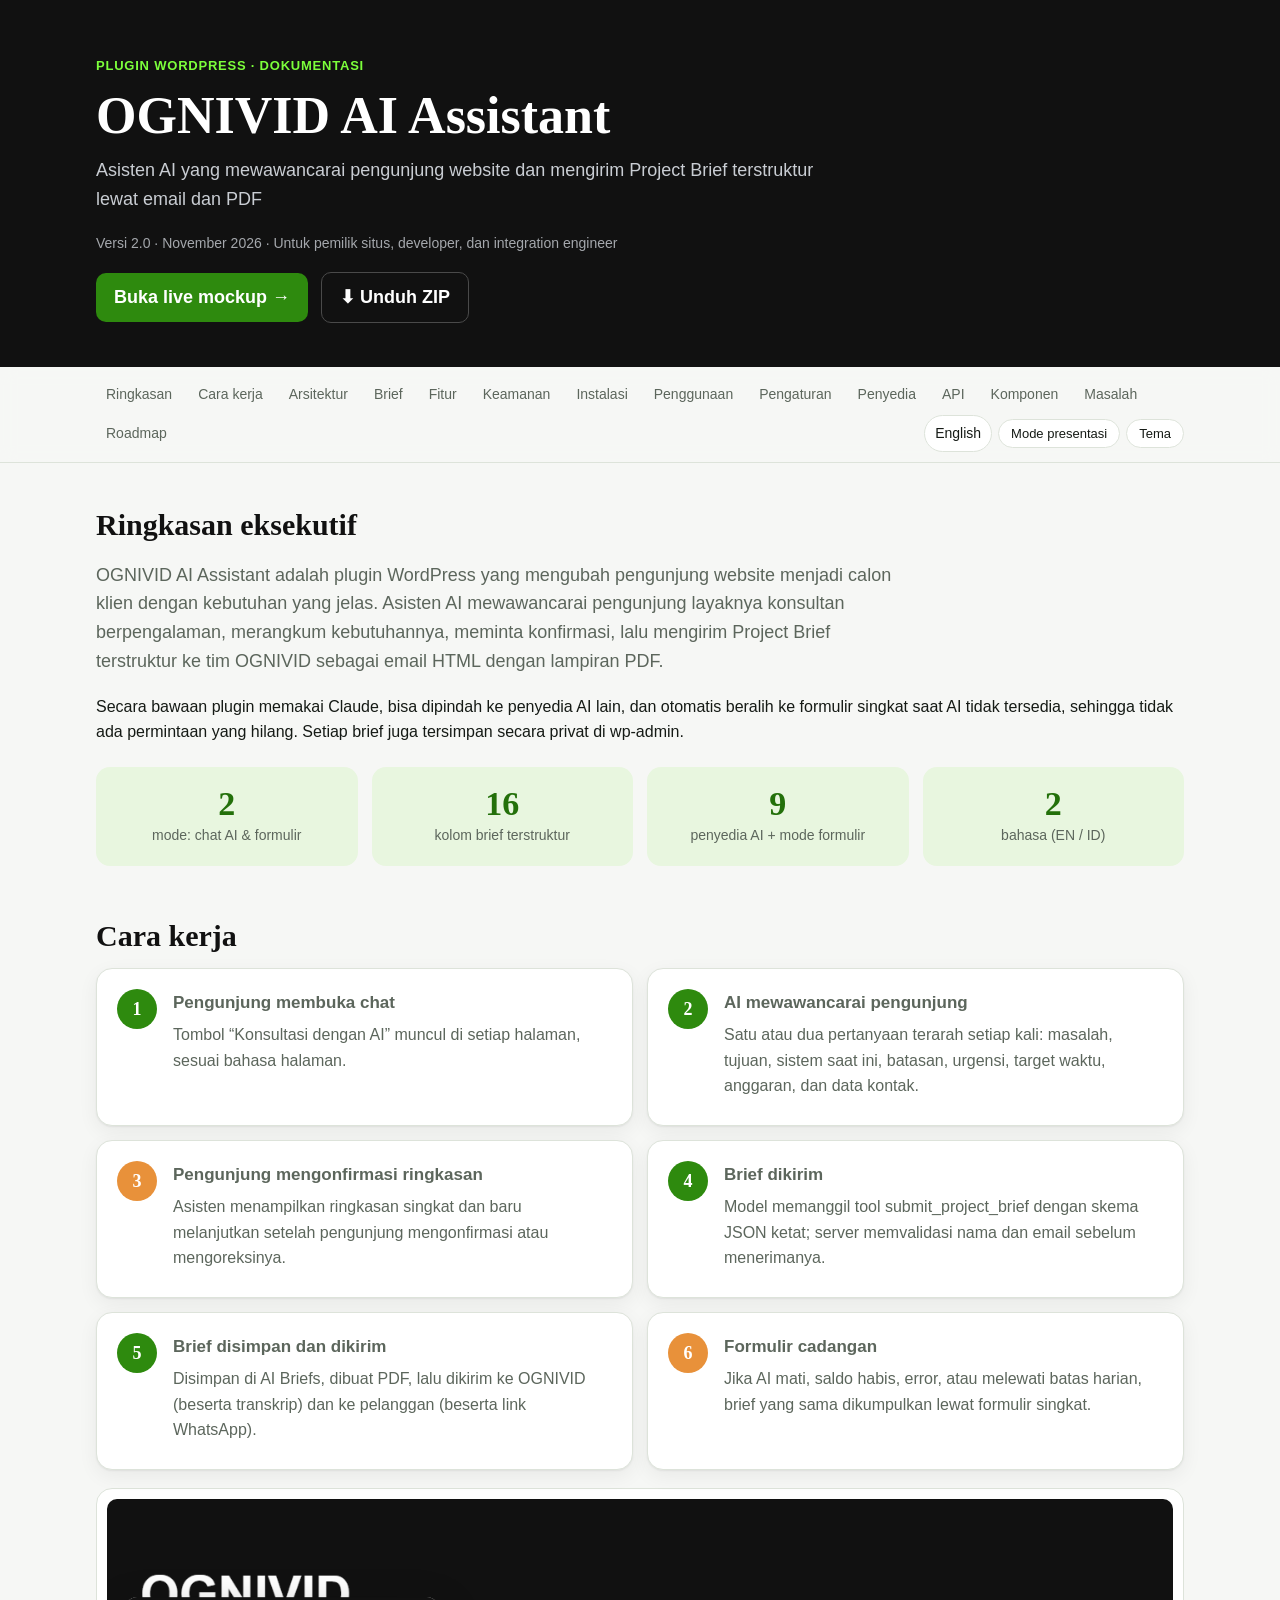
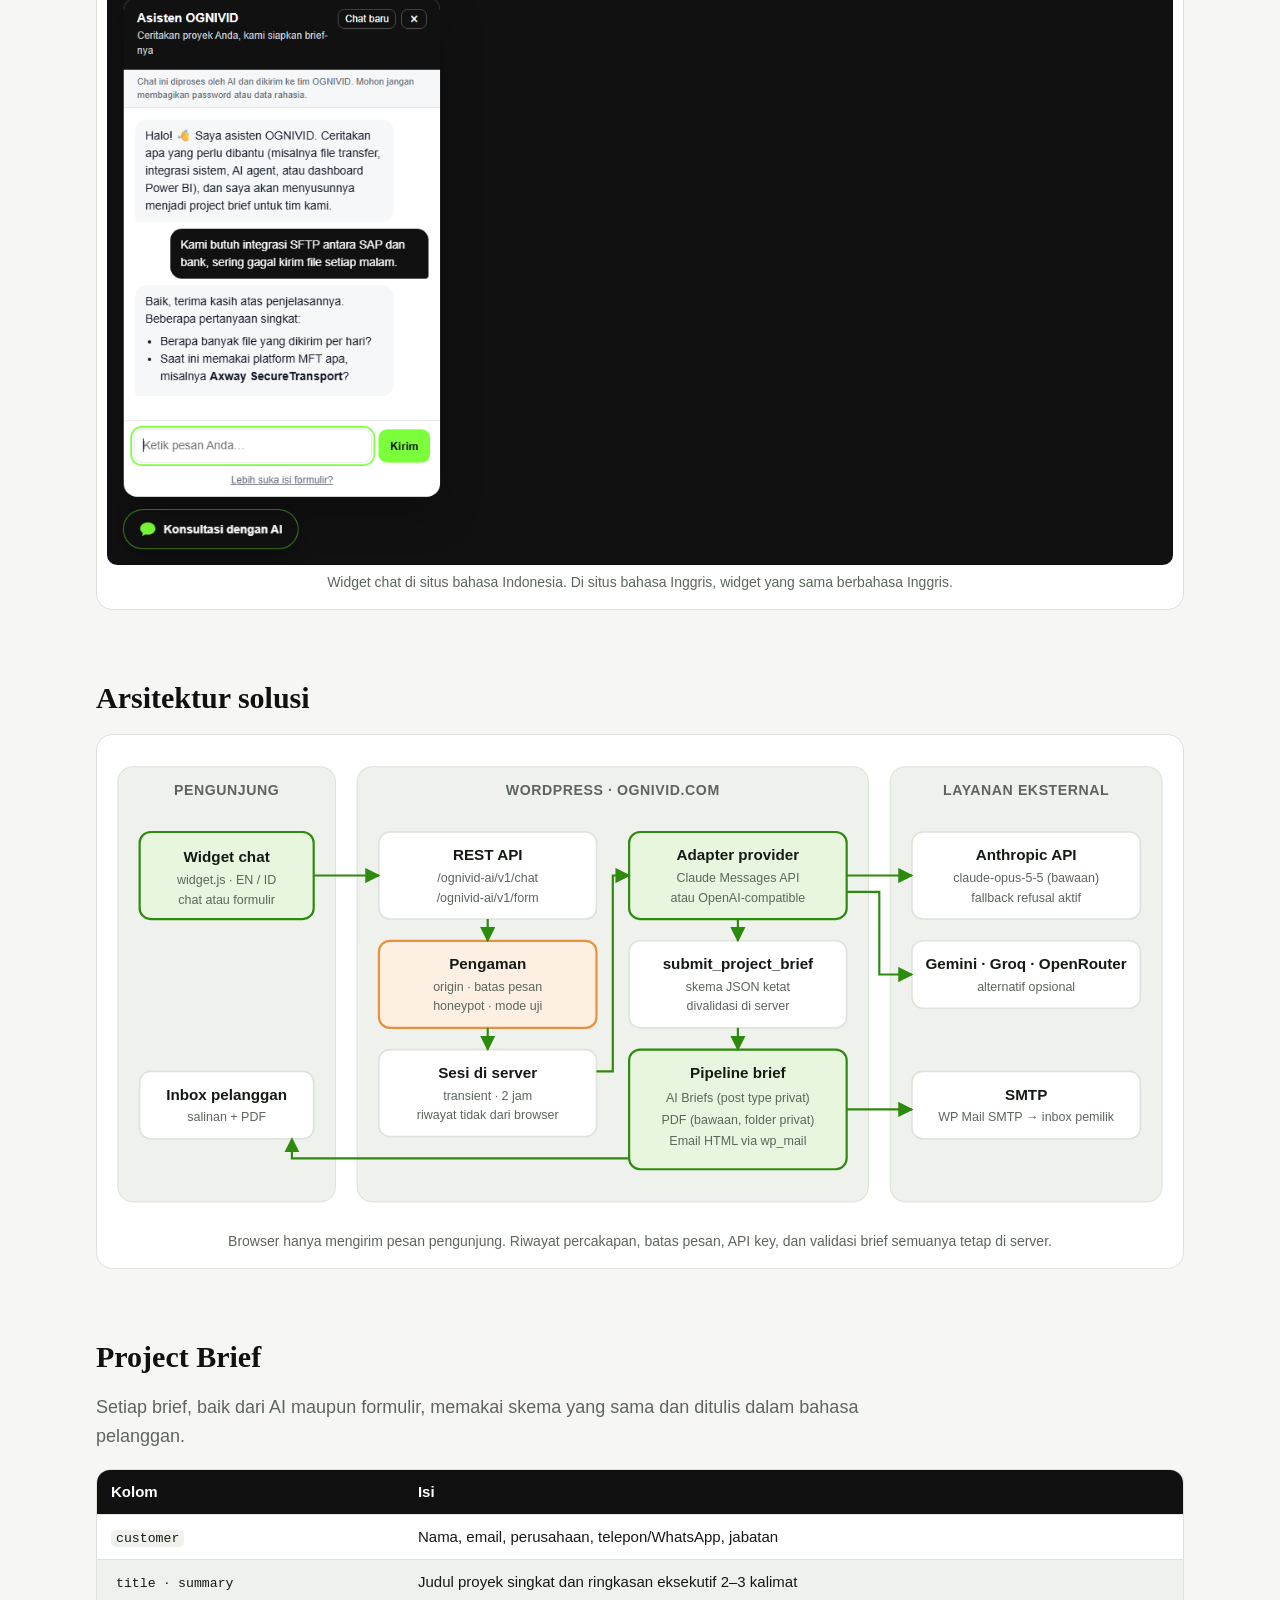
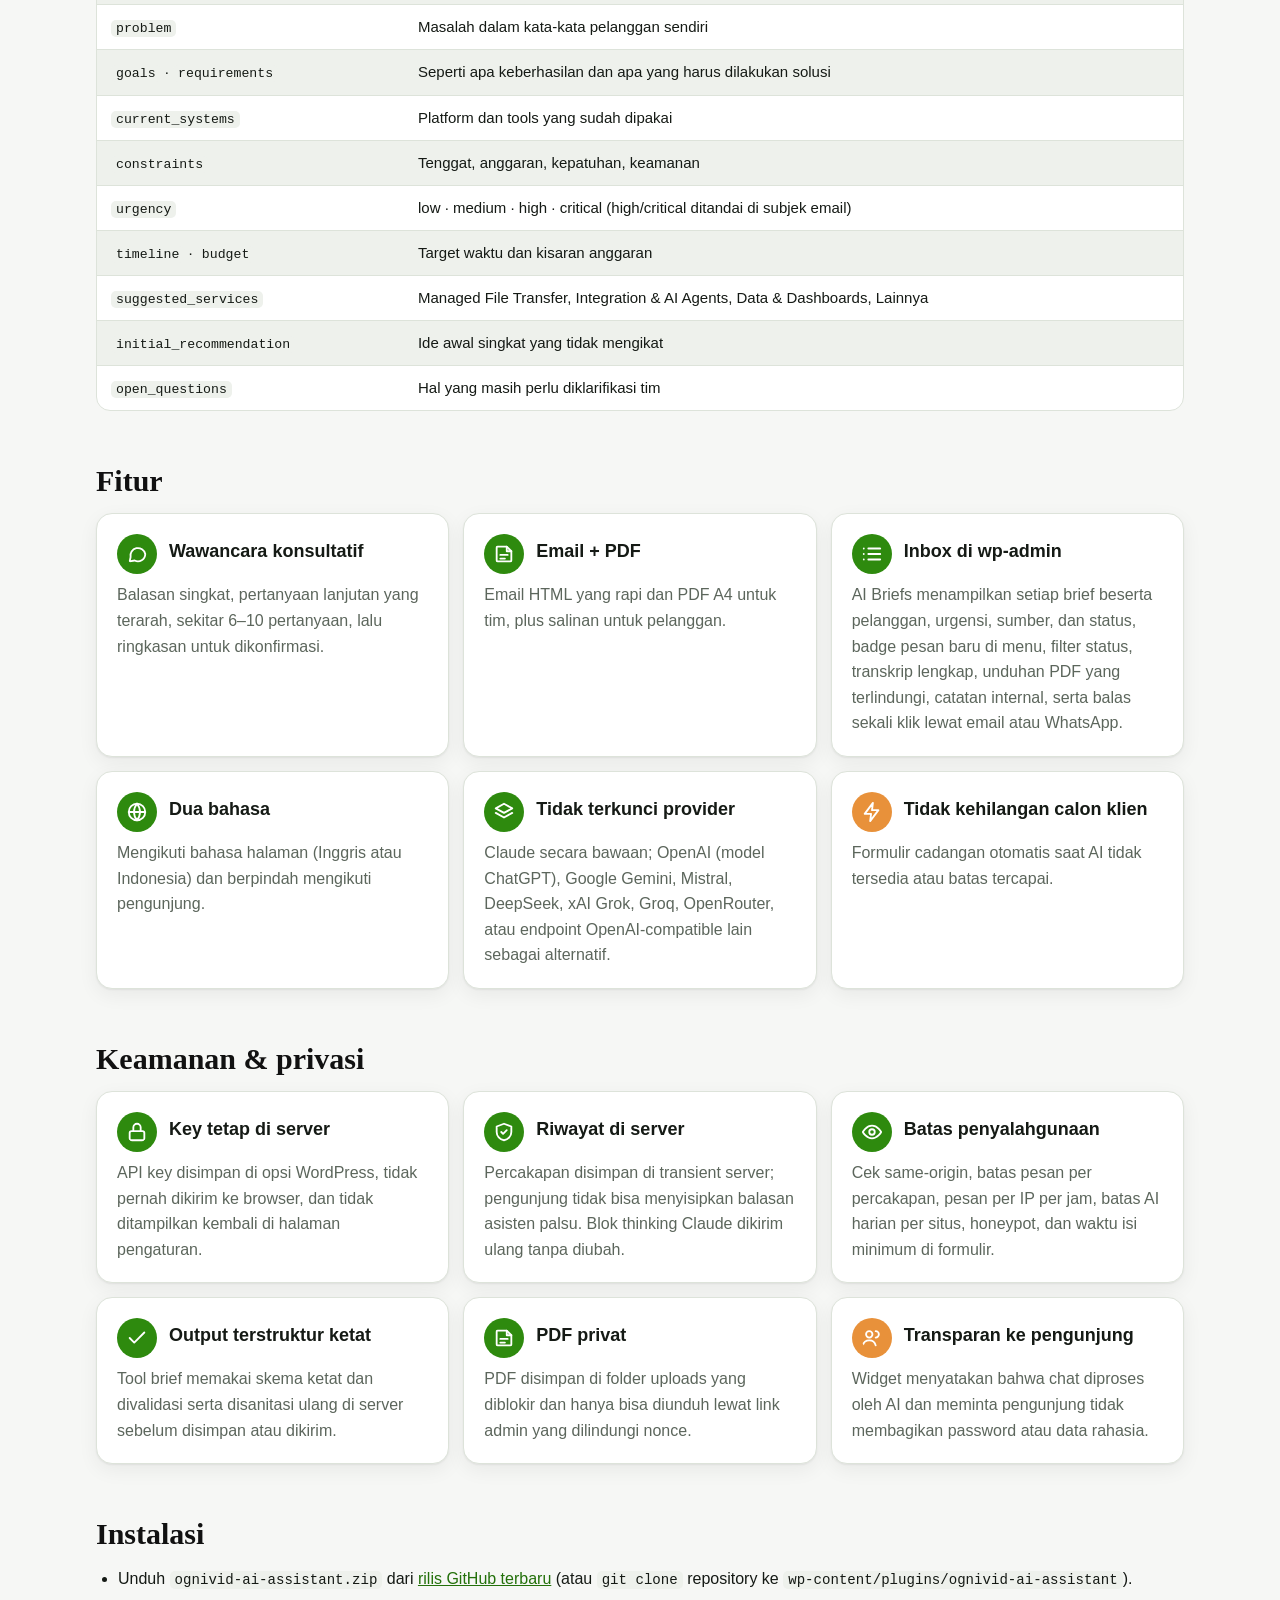
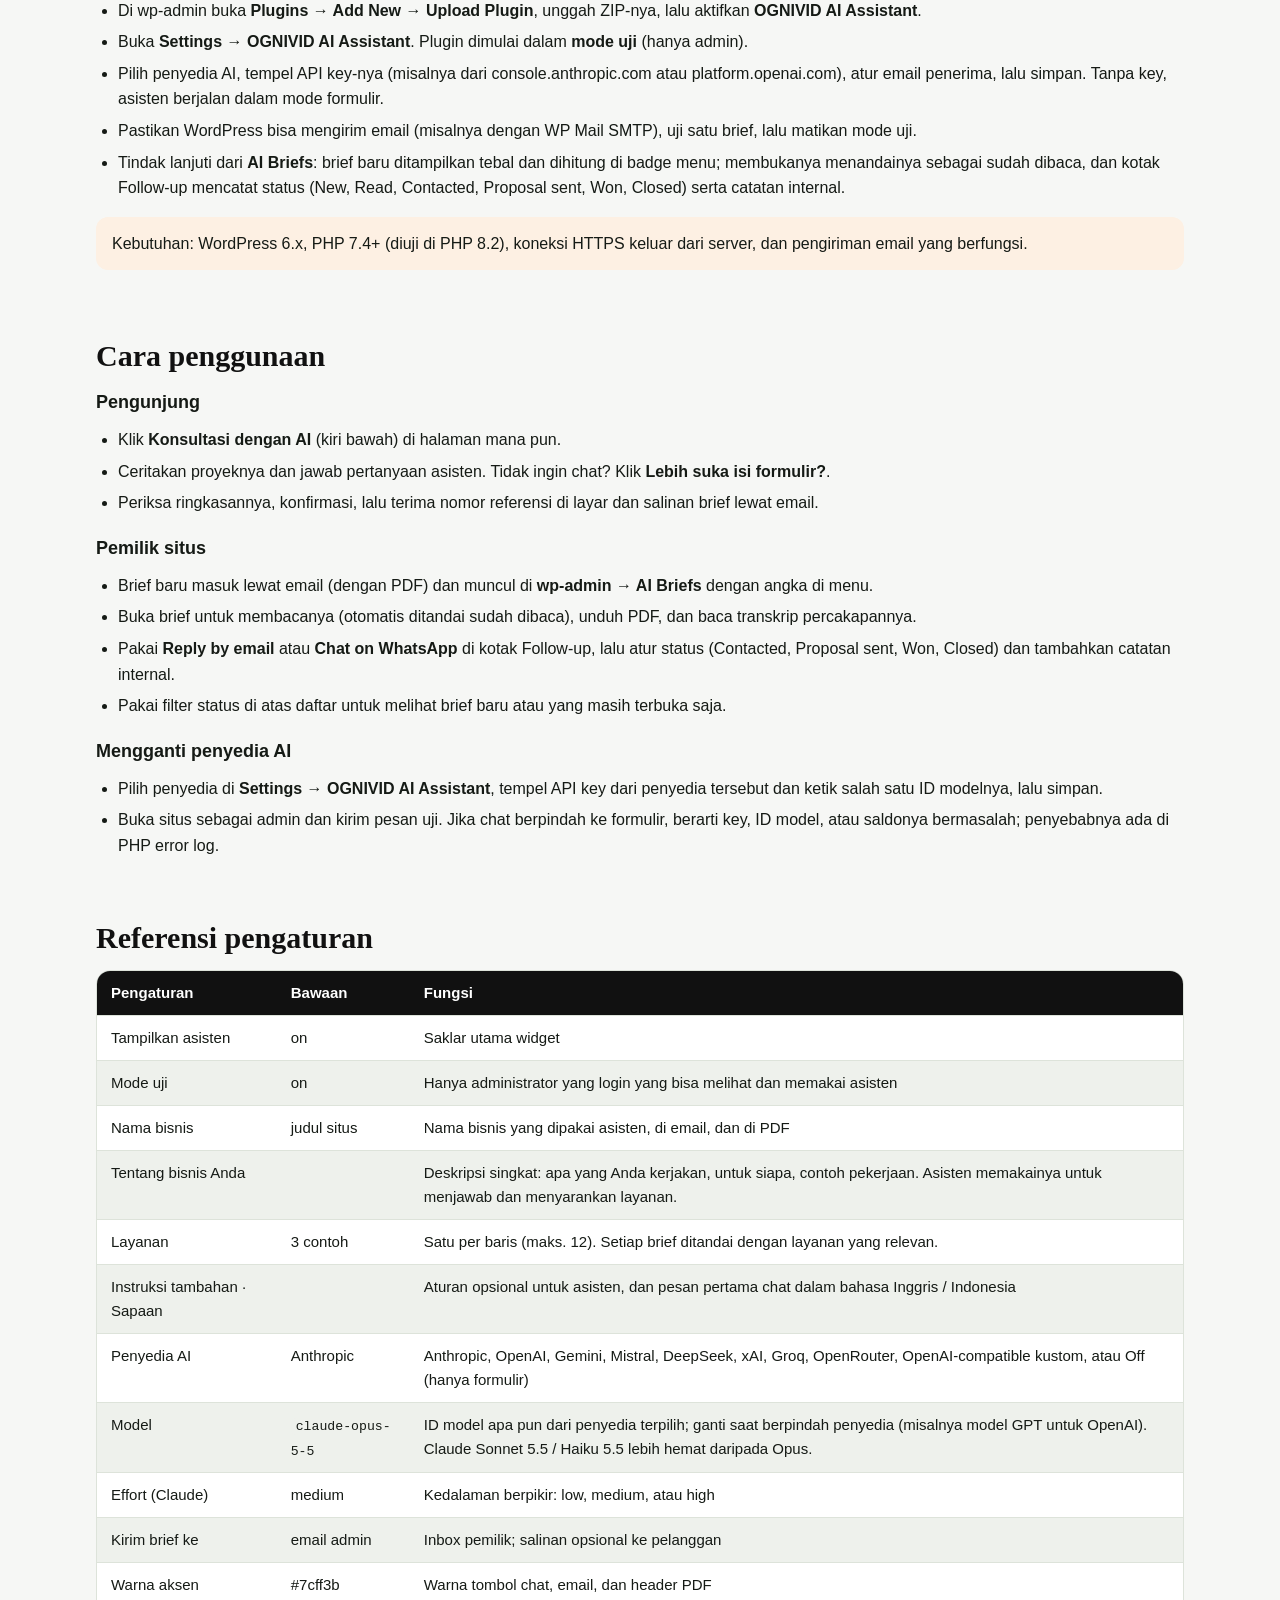
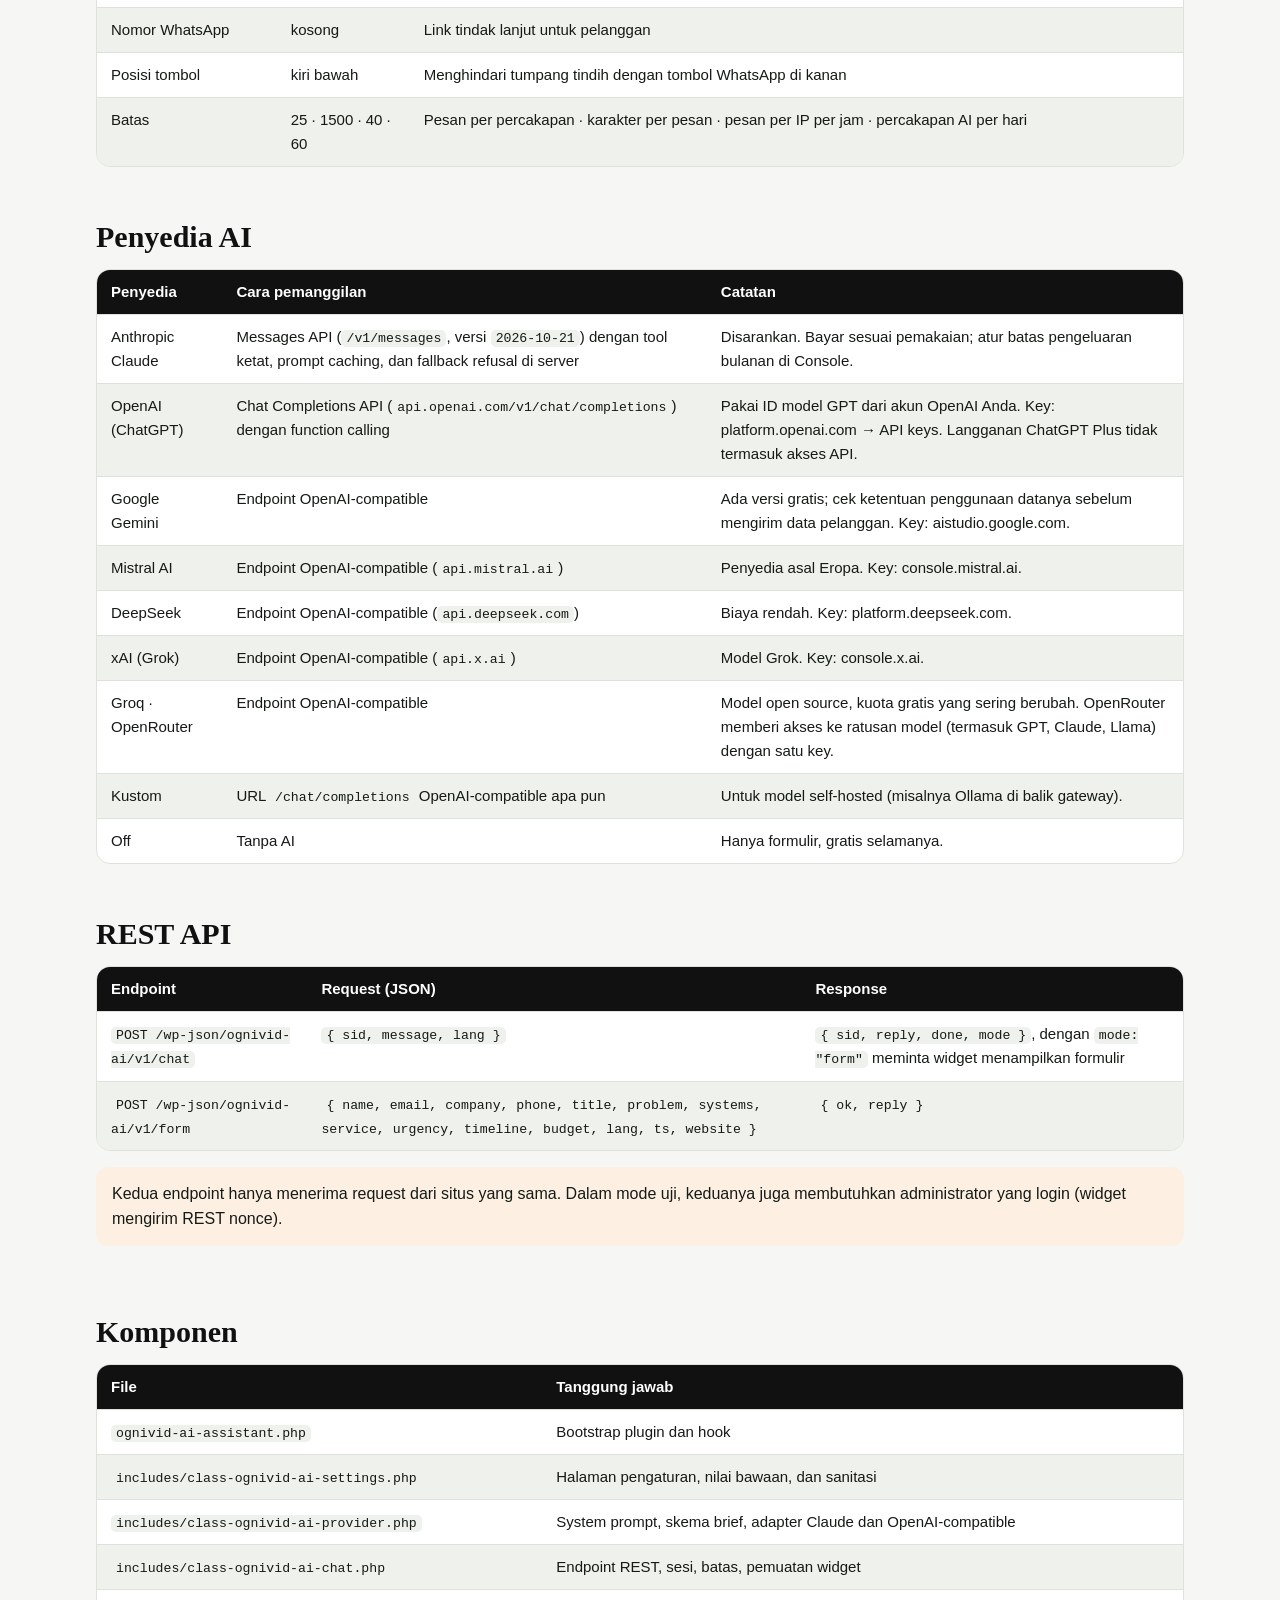
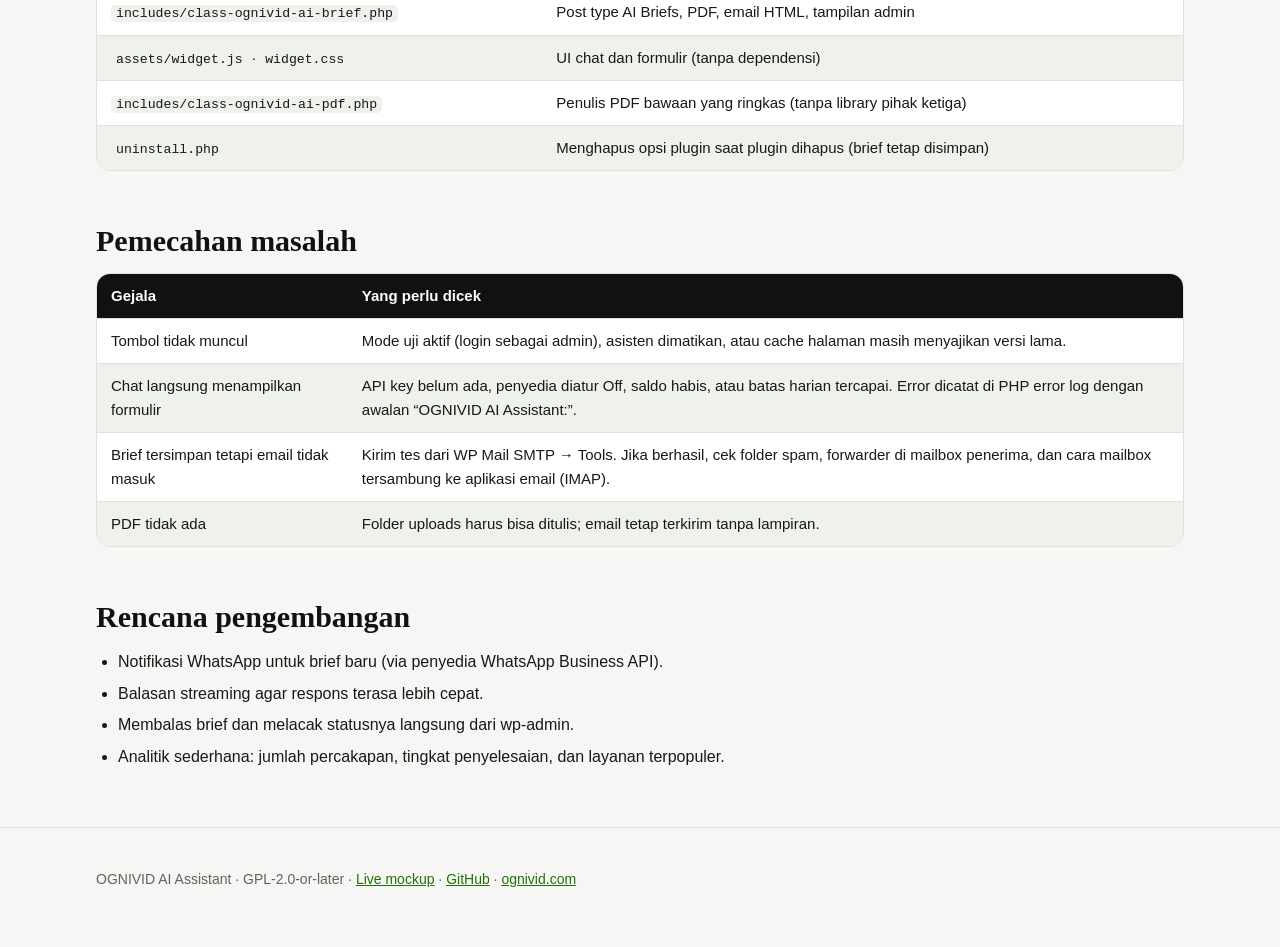
<file: docs/id/OGNIVID-AI-Assistant-Dokumentasi.html>
<!doctype html>
<html lang="id">
<head>
<meta charset="utf-8">
<meta name="viewport" content="width=device-width, initial-scale=1">
<title>OGNIVID AI Assistant</title>
<meta name="description" content="Dokumentasi plugin WordPress OGNIVID AI Assistant: asisten AI yang mengubah pengunjung website menjadi project brief terstruktur.">
<style>
:root{--bg:#F6F7F5;--surface:#FFFFFF;--surface2:#EEF1EC;--ink:#151A15;--muted:#5C665C;--line:#DDE3DA;
 --navy:#111111;--acc:#2E8A0E;--acc-ink:#23700A;--acc-tint:#E8F6DF;--amber:#E8913A;--amber-tint:#FDF0E3;--hero:#111111;--hero-ink:#C9CDD3;--eyebrow:#7CFF3B;--on-acc:#FFFFFF;
 --shadow:0 1px 2px rgba(17,17,17,.06),0 6px 20px rgba(17,17,17,.06)}
@media (prefers-color-scheme: dark){:root:not([data-theme="light"]){--bg:#0C0E0C;--surface:#151915;--surface2:#1C221C;--ink:#E7ECE5;--muted:#9AA59A;
 --line:#2A332A;--navy:#E7ECE5;--acc:#7CFF3B;--acc-ink:#9BFF6A;--acc-tint:#1E2D16;--amber:#F2A65E;--amber-tint:#3A2A17;--hero:#050605;--on-acc:#0C0E0C;--shadow:none}}
:root[data-theme="dark"]{--bg:#0C0E0C;--surface:#151915;--surface2:#1C221C;--ink:#E7ECE5;--muted:#9AA59A;--line:#2A332A;--navy:#E7ECE5;
 --acc:#7CFF3B;--acc-ink:#9BFF6A;--acc-tint:#1E2D16;--amber:#F2A65E;--amber-tint:#3A2A17;--hero:#050605;--on-acc:#0C0E0C;--shadow:none}

*{box-sizing:border-box}html{scroll-behavior:smooth}
body{margin:0;background:var(--bg);color:var(--ink);font:16px/1.6 "Segoe UI",Calibri,Arial,sans-serif}
a{color:var(--acc-ink)}code{font-family:ui-monospace,SFMono-Regular,Menlo,Consolas,monospace;font-size:.88em;background:var(--surface2);padding:1px 5px;border-radius:5px}
.wrap{max-width:1120px;margin:0 auto;padding:0 16px}
header.hero{background:var(--hero);color:#fff;padding:56px 0 44px}
.hero .eyebrow{color:var(--eyebrow);font-weight:600;letter-spacing:.06em;text-transform:uppercase;font-size:13px}
.hero h1{font:700 clamp(32px,5vw,52px)/1.1 Cambria,Georgia,serif;margin:10px 0 12px}
.hero p{color:var(--hero-ink);max-width:760px;margin:0;font-size:18px}
.hero .meta{margin-top:18px;color:var(--hero-ink);opacity:.8;font-size:14px}
nav.toc{position:sticky;top:0;z-index:5;background:color-mix(in srgb,var(--bg) 88%,transparent);backdrop-filter:blur(8px);border-bottom:1px solid var(--line)}
nav.toc .wrap{display:flex;gap:6px;overflow-x:auto;padding-top:10px;padding-bottom:10px;align-items:center}
nav.toc a{white-space:nowrap;text-decoration:none;color:var(--muted);font-size:14px;padding:6px 10px;border-radius:999px}
nav.toc a:hover{background:var(--surface2);color:var(--ink)}
nav.toc .spacer{flex:1}
.tgl{border:1px solid var(--line);background:var(--surface);color:var(--ink);border-radius:999px;padding:6px 12px;font-size:13px;cursor:pointer;white-space:nowrap;text-decoration:none}
a.tgl{color:var(--ink)!important}
section{padding:44px 0 8px;scroll-margin-top:56px}
h2{font:700 30px/1.2 Cambria,Georgia,serif;color:var(--navy);margin:0 0 14px}
h3{font-size:18px;margin:0 0 6px;color:var(--ink)}
.lead{font-size:18px;color:var(--muted);max-width:820px}
.stats{display:grid;grid-template-columns:repeat(4,1fr);gap:14px;margin-top:22px}
.stat{background:var(--acc-tint);border-radius:14px;padding:18px;text-align:center}
.stat b{display:block;font:700 34px/1.1 Cambria,Georgia,serif;color:var(--acc-ink)}
.stat span{color:var(--muted);font-size:14px}
.grid{display:grid;gap:14px}.g2{grid-template-columns:repeat(2,1fr)}.g3{grid-template-columns:repeat(3,1fr)}
.card{background:var(--surface);border:1px solid var(--line);border-radius:16px;padding:20px;box-shadow:var(--shadow)}
.card p{margin:0;color:var(--muted)}
.ihead{display:flex;gap:12px;align-items:center;margin-bottom:8px}
.ico{width:40px;height:40px;flex:none;padding:9px;border-radius:50%;background:var(--acc);stroke:#fff;fill:none;stroke-width:2;stroke-linecap:round;stroke-linejoin:round}
.amber .ico{background:var(--amber)}
figure{margin:18px 0;background:var(--surface);border:1px solid var(--line);border-radius:16px;padding:10px;overflow:auto}
figure svg{display:block;width:100%;height:auto;min-width:720px;font-family:"Segoe UI",Calibri,Arial,sans-serif}
figcaption{color:var(--muted);font-size:14px;text-align:center;padding:6px}
svg .lane rect{fill:var(--surface2);stroke:var(--line)}svg .lt{fill:var(--muted);font-size:13px;font-weight:700;text-anchor:middle;letter-spacing:.04em;text-transform:uppercase}
svg .bx rect{fill:var(--surface);stroke:var(--line);stroke-width:1.5}svg .bx text{fill:var(--ink);font-size:14px;font-weight:600;text-anchor:middle}
svg .bx text.sm{fill:var(--muted);font-size:11.5px;font-weight:400}
svg .bx.hl rect{stroke:var(--acc);stroke-width:2;fill:var(--acc-tint)}svg .bx.amb rect{stroke:var(--amber);stroke-width:2;fill:var(--amber-tint)}
svg .bx.err rect{stroke:#D0505D;stroke-width:1.5;stroke-dasharray:5 4}
svg .ln path{fill:none;stroke:var(--acc);stroke-width:2}svg .mk{fill:var(--acc)}
ul.clean,ol.clean{padding-left:22px;margin:10px 0}ul.clean li,ol.clean li{margin:6px 0}
.note{background:var(--amber-tint);border-radius:12px;padding:14px 16px;color:var(--ink)}
.tbl{overflow-x:auto;border:1px solid var(--line);border-radius:14px;background:var(--surface)}
table{border-collapse:collapse;width:100%;min-width:620px;font-size:15px}
th{background:#111111;color:#fff;text-align:left;padding:10px 14px;font-weight:600}
td{padding:10px 14px;border-top:1px solid var(--line);vertical-align:top}
tbody tr:nth-child(even) td{background:var(--surface2)}
.pill{display:inline-block;background:var(--acc-tint);color:var(--acc-ink);font-weight:700;border-radius:999px;padding:2px 10px;font-size:13px}
.q{font-weight:700;color:var(--navy);margin:0 0 6px!important;font-size:17px}
.starter{display:flex;gap:16px;align-items:flex-start}.starter p{margin:0 0 6px}
.snum{flex:none;width:40px;height:40px;border-radius:50%;background:var(--acc);color:var(--on-acc);font:700 18px/40px Cambria,Georgia,serif;text-align:center}
.snum.amber{background:var(--amber)}
.outcome{color:var(--acc-ink)!important;font-weight:600;margin-top:8px!important}
.uc h3{font-size:19px;margin-bottom:6px}.uc .meta{font-size:14px;margin:0 0 10px}
.ba{display:grid;grid-template-columns:1fr 1fr;gap:12px}.ba div{border-radius:12px;padding:12px 14px;font-size:15px;color:var(--ink)}
.ba span{display:block;font-weight:700;font-size:12px;letter-spacing:.06em;text-transform:uppercase;margin-bottom:4px}
.before{background:var(--surface2)}.before span{color:var(--muted)}.after{background:var(--acc-tint)}.after span{color:var(--acc-ink)}
a.btn{display:inline-block;background:var(--acc);color:var(--on-acc);text-decoration:none;font-weight:600;padding:10px 18px;border-radius:10px}
footer{padding:40px 0 60px;color:var(--muted);font-size:14px;border-top:1px solid var(--line);margin-top:40px}
body.present nav.toc{display:none}
body.present section,body.present header.hero{min-height:100vh;display:flex;flex-direction:column;justify-content:center}
body.present section{border-top:1px solid var(--line)}
@media (max-width:820px){.stats{grid-template-columns:repeat(2,1fr)}.g2,.g3{grid-template-columns:1fr}.ba{grid-template-columns:1fr}h2{font-size:26px}}
@media (min-width:821px){nav.toc .wrap{flex-wrap:wrap;overflow-x:visible;row-gap:4px}}
@media print{@page{size:A4;margin:12mm}*{-webkit-print-color-adjust:exact;print-color-adjust:exact}nav.toc,.tgl,a.btn{display:none!important}body{background:#fff;font-size:13px}header.hero{padding:36px 0 30px}section{padding:22px 0 4px}h2{font-size:24px}.card,.tbl,figure,.stat,tr{break-inside:avoid}h2,h3{break-after:avoid}figure svg{min-width:0}table{min-width:0;font-size:12.5px}.grid.g3{grid-template-columns:repeat(3,1fr)}.grid.g2{grid-template-columns:repeat(2,1fr)}.stats{grid-template-columns:repeat(4,1fr)}footer{margin-top:16px;padding:16px 0}}
</style>
</head>
<body>
<header class="hero"><div class="wrap">
  <div class="eyebrow">Plugin WordPress · Dokumentasi</div>
  <h1>OGNIVID AI Assistant</h1>
  <p>Asisten AI yang mewawancarai pengunjung website dan mengirim Project Brief terstruktur lewat email dan PDF</p>
  <div class="meta">Versi 2.0 · November 2026 · Untuk pemilik situs, developer, dan integration engineer</div>
  <p style="margin-top:18px"><a class="btn" href="../../demo/?lang=id">Buka live mockup →</a> <a class="btn" style="background:transparent;border:1px solid #4a4a4a;color:#fff;margin-left:8px" href="https://github.com/diimasogan/ognivid-ai-assistant/releases/latest/download/ognivid-ai-assistant.zip" download>⬇ Unduh ZIP</a></p>
</div></header>
<nav class="toc" aria-label="Contents"><div class="wrap"><a href="#summary">Ringkasan</a><a href="#how">Cara kerja</a><a href="#architecture">Arsitektur</a><a href="#brief">Brief</a><a href="#features">Fitur</a><a href="#security">Keamanan</a><a href="#install">Instalasi</a><a href="#usage">Penggunaan</a><a href="#settings">Pengaturan</a><a href="#providers">Penyedia</a><a href="#api">API</a><a href="#components">Komponen</a><a href="#troubleshooting">Masalah</a><a href="#next">Roadmap</a><span class="spacer"></span>
  <a class="tgl" href="../OGNIVID-AI-Assistant-Documentation.html" hreflang="en">English</a>
  <button class="tgl" id="present" title="One section per screen (F = full screen)">Mode presentasi</button>
  <button class="tgl" id="theme">Tema</button>
</div></nav>
<main class="wrap">
<section id="summary"><h2>Ringkasan eksekutif</h2><p class="lead">OGNIVID AI Assistant adalah plugin WordPress yang mengubah pengunjung website menjadi calon klien dengan kebutuhan yang jelas. Asisten AI mewawancarai pengunjung layaknya konsultan berpengalaman, merangkum kebutuhannya, meminta konfirmasi, lalu mengirim Project Brief terstruktur ke tim OGNIVID sebagai email HTML dengan lampiran PDF.</p><p>Secara bawaan plugin memakai Claude, bisa dipindah ke penyedia AI lain, dan otomatis beralih ke formulir singkat saat AI tidak tersedia, sehingga tidak ada permintaan yang hilang. Setiap brief juga tersimpan secara privat di wp-admin.</p><div class="stats"><div class="stat"><b>2</b><span>mode: chat AI & formulir</span></div><div class="stat"><b>16</b><span>kolom brief terstruktur</span></div><div class="stat"><b>9</b><span>penyedia AI + mode formulir</span></div><div class="stat"><b>2</b><span>bahasa (EN / ID)</span></div></div></section><section id="how"><h2>Cara kerja</h2><div class="grid g2"><div class="card starter"><div class="snum">1</div><div><p class="q">Pengunjung membuka chat</p><p>Tombol “Konsultasi dengan AI” muncul di setiap halaman, sesuai bahasa halaman.</p></div></div><div class="card starter"><div class="snum">2</div><div><p class="q">AI mewawancarai pengunjung</p><p>Satu atau dua pertanyaan terarah setiap kali: masalah, tujuan, sistem saat ini, batasan, urgensi, target waktu, anggaran, dan data kontak.</p></div></div><div class="card starter"><div class="snum amber">3</div><div><p class="q">Pengunjung mengonfirmasi ringkasan</p><p>Asisten menampilkan ringkasan singkat dan baru melanjutkan setelah pengunjung mengonfirmasi atau mengoreksinya.</p></div></div><div class="card starter"><div class="snum">4</div><div><p class="q">Brief dikirim</p><p>Model memanggil tool submit_project_brief dengan skema JSON ketat; server memvalidasi nama dan email sebelum menerimanya.</p></div></div><div class="card starter"><div class="snum">5</div><div><p class="q">Brief disimpan dan dikirim</p><p>Disimpan di AI Briefs, dibuat PDF, lalu dikirim ke OGNIVID (beserta transkrip) dan ke pelanggan (beserta link WhatsApp).</p></div></div><div class="card starter"><div class="snum amber">6</div><div><p class="q">Formulir cadangan</p><p>Jika AI mati, saldo habis, error, atau melewati batas harian, brief yang sama dikumpulkan lewat formulir singkat.</p></div></div></div><figure style="margin-top:18px"><img src="../assets/widget-chat-id.png" alt="Widget chat di ognivid.com" style="display:block;width:100%;height:auto;min-width:0;border-radius:10px"><figcaption>Widget chat di situs bahasa Indonesia. Di situs bahasa Inggris, widget yang sama berbahasa Inggris.</figcaption></figure></section><section id="architecture"><h2>Arsitektur solusi</h2><figure><svg viewBox="0 0 980 440" role="img" aria-label="Arsitektur solusi">
<defs><marker id="ar" viewBox="0 0 10 10" refX="9" refY="5" markerWidth="7" markerHeight="7" orient="auto-start-reverse"><path d="M0 0 10 5 0 10z" class="mk"/></marker></defs>
<g class="lane"><rect x="10" y="20" width="200" height="400" rx="14"/><text x="110" y="46" class="lt">Pengunjung</text></g>
<g class="lane"><rect x="230" y="20" width="470" height="400" rx="14"/><text x="465" y="46" class="lt">WordPress · ognivid.com</text></g>
<g class="lane"><rect x="720" y="20" width="250" height="400" rx="14"/><text x="845" y="46" class="lt">Layanan eksternal</text></g>
<g class="bx hl"><rect x="30" y="80" width="160" height="80" rx="10"/><text x="110" y="108">Widget chat</text><text x="110" y="128" class="sm">widget.js · EN / ID</text><text x="110" y="146" class="sm">chat atau formulir</text></g>
<g class="bx"><rect x="30" y="300" width="160" height="62" rx="10"/><text x="110" y="326">Inbox pelanggan</text><text x="110" y="346" class="sm">salinan + PDF</text></g>
<g class="bx"><rect x="250" y="80" width="200" height="80" rx="10"/><text x="350" y="106">REST API</text><text x="350" y="126" class="sm">/ognivid-ai/v1/chat</text><text x="350" y="144" class="sm">/ognivid-ai/v1/form</text></g>
<g class="bx amb"><rect x="250" y="180" width="200" height="80" rx="10"/><text x="350" y="206">Pengaman</text><text x="350" y="226" class="sm">origin · batas pesan</text><text x="350" y="244" class="sm">honeypot · mode uji</text></g>
<g class="bx"><rect x="250" y="280" width="200" height="80" rx="10"/><text x="350" y="306">Sesi di server</text><text x="350" y="326" class="sm">transient · 2 jam</text><text x="350" y="344" class="sm">riwayat tidak dari browser</text></g>
<g class="bx hl"><rect x="480" y="80" width="200" height="80" rx="10"/><text x="580" y="106">Adapter provider</text><text x="580" y="126" class="sm">Claude Messages API</text><text x="580" y="144" class="sm">atau OpenAI-compatible</text></g>
<g class="bx"><rect x="480" y="180" width="200" height="80" rx="10"/><text x="580" y="206">submit_project_brief</text><text x="580" y="226" class="sm">skema JSON ketat</text><text x="580" y="244" class="sm">divalidasi di server</text></g>
<g class="bx hl"><rect x="480" y="280" width="200" height="110" rx="10"/><text x="580" y="306">Pipeline brief</text><text x="580" y="328" class="sm">AI Briefs (post type privat)</text><text x="580" y="348" class="sm">PDF (bawaan, folder privat)</text><text x="580" y="368" class="sm">Email HTML via wp_mail</text></g>
<g class="bx"><rect x="740" y="80" width="210" height="80" rx="10"/><text x="845" y="106">Anthropic API</text><text x="845" y="126" class="sm">claude-opus-5-5 (bawaan)</text><text x="845" y="144" class="sm">fallback refusal aktif</text></g>
<g class="bx"><rect x="740" y="180" width="210" height="62" rx="10"/><text x="845" y="206">Gemini · Groq · OpenRouter</text><text x="845" y="226" class="sm">alternatif opsional</text></g>
<g class="bx"><rect x="740" y="300" width="210" height="62" rx="10"/><text x="845" y="326">SMTP</text><text x="845" y="346" class="sm">WP Mail SMTP → inbox pemilik</text></g>
<g class="ln"><path d="M190 120h60" marker-end="url(#ar)"/><path d="M350 160v20" marker-end="url(#ar)"/><path d="M350 260v20" marker-end="url(#ar)"/>
<path d="M450 300h15v-180h15" marker-end="url(#ar)"/><path d="M680 120h60" marker-end="url(#ar)"/><path d="M680 135h30v76h30" marker-end="url(#ar)"/>
<path d="M580 160v20" marker-end="url(#ar)"/><path d="M580 260v20" marker-end="url(#ar)"/><path d="M680 335h60" marker-end="url(#ar)"/><path d="M480 380H170v-18" marker-end="url(#ar)"/></g>
</svg><figcaption>Browser hanya mengirim pesan pengunjung. Riwayat percakapan, batas pesan, API key, dan validasi brief semuanya tetap di server.</figcaption></figure></section><section id="brief"><h2>Project Brief</h2><p class="lead">Setiap brief, baik dari AI maupun formulir, memakai skema yang sama dan ditulis dalam bahasa pelanggan.</p><div class="tbl"><table><thead><tr><th>Kolom</th><th>Isi</th></tr></thead><tbody><tr><td><code>customer</code></td><td>Nama, email, perusahaan, telepon/WhatsApp, jabatan</td></tr><tr><td><code>title</code> · <code>summary</code></td><td>Judul proyek singkat dan ringkasan eksekutif 2–3 kalimat</td></tr><tr><td><code>problem</code></td><td>Masalah dalam kata-kata pelanggan sendiri</td></tr><tr><td><code>goals</code> · <code>requirements</code></td><td>Seperti apa keberhasilan dan apa yang harus dilakukan solusi</td></tr><tr><td><code>current_systems</code></td><td>Platform dan tools yang sudah dipakai</td></tr><tr><td><code>constraints</code></td><td>Tenggat, anggaran, kepatuhan, keamanan</td></tr><tr><td><code>urgency</code></td><td>low · medium · high · critical (high/critical ditandai di subjek email)</td></tr><tr><td><code>timeline</code> · <code>budget</code></td><td>Target waktu dan kisaran anggaran</td></tr><tr><td><code>suggested_services</code></td><td>Managed File Transfer, Integration &amp; AI Agents, Data &amp; Dashboards, Lainnya</td></tr><tr><td><code>initial_recommendation</code></td><td>Ide awal singkat yang tidak mengikat</td></tr><tr><td><code>open_questions</code></td><td>Hal yang masih perlu diklarifikasi tim</td></tr></tbody></table></div></section><section id="features"><h2>Fitur</h2><div class="grid g3"><div class="card"><div class="ihead"><svg class="ico" viewBox="0 0 24 24"><path d="M21 12a8 8 0 0 1-11.6 7.1L4 20l1-4.6A8 8 0 1 1 21 12z"/></svg><h3>Wawancara konsultatif</h3></div><p>Balasan singkat, pertanyaan lanjutan yang terarah, sekitar 6–10 pertanyaan, lalu ringkasan untuk dikonfirmasi.</p></div><div class="card"><div class="ihead"><svg class="ico" viewBox="0 0 24 24"><path d="M4 4h11l5 5v11H4z"/><path d="M15 4v5h5M8 13h8M8 17h5"/></svg><h3>Email + PDF</h3></div><p>Email HTML yang rapi dan PDF A4 untuk tim, plus salinan untuk pelanggan.</p></div><div class="card"><div class="ihead"><svg class="ico" viewBox="0 0 24 24"><path d="M8 6h13M8 12h13M8 18h13M3 6h.01M3 12h.01M3 18h.01"/></svg><h3>Inbox di wp-admin</h3></div><p>AI Briefs menampilkan setiap brief beserta pelanggan, urgensi, sumber, dan status, badge pesan baru di menu, filter status, transkrip lengkap, unduhan PDF yang terlindungi, catatan internal, serta balas sekali klik lewat email atau WhatsApp.</p></div><div class="card"><div class="ihead"><svg class="ico" viewBox="0 0 24 24"><circle cx="12" cy="12" r="9"/><path d="M3 12h18M12 3a14 14 0 0 1 0 18M12 3a14 14 0 0 0 0 18"/></svg><h3>Dua bahasa</h3></div><p>Mengikuti bahasa halaman (Inggris atau Indonesia) dan berpindah mengikuti pengunjung.</p></div><div class="card"><div class="ihead"><svg class="ico" viewBox="0 0 24 24"><path d="m12 3 9 5-9 5-9-5z"/><path d="m3 13 9 5 9-5"/></svg><h3>Tidak terkunci provider</h3></div><p>Claude secara bawaan; OpenAI (model ChatGPT), Google Gemini, Mistral, DeepSeek, xAI Grok, Groq, OpenRouter, atau endpoint OpenAI-compatible lain sebagai alternatif.</p></div><div class="card amber"><div class="ihead"><svg class="ico" viewBox="0 0 24 24"><path d="M13 2 4 14h7l-1 8 9-12h-7z"/></svg><h3>Tidak kehilangan calon klien</h3></div><p>Formulir cadangan otomatis saat AI tidak tersedia atau batas tercapai.</p></div></div></section><section id="security"><h2>Keamanan &amp; privasi</h2><div class="grid g3"><div class="card"><div class="ihead"><svg class="ico" viewBox="0 0 24 24"><rect x="4" y="11" width="16" height="10" rx="2"/><path d="M8 11V7a4 4 0 0 1 8 0v4"/></svg><h3>Key tetap di server</h3></div><p>API key disimpan di opsi WordPress, tidak pernah dikirim ke browser, dan tidak ditampilkan kembali di halaman pengaturan.</p></div><div class="card"><div class="ihead"><svg class="ico" viewBox="0 0 24 24"><path d="M12 3l8 3v6c0 4.5-3.4 8.3-8 9-4.6-.7-8-4.5-8-9V6z"/><path d="M9 12l2 2 4-4"/></svg><h3>Riwayat di server</h3></div><p>Percakapan disimpan di transient server; pengunjung tidak bisa menyisipkan balasan asisten palsu. Blok thinking Claude dikirim ulang tanpa diubah.</p></div><div class="card"><div class="ihead"><svg class="ico" viewBox="0 0 24 24"><path d="M2 12s3.6-7 10-7 10 7 10 7-3.6 7-10 7S2 12 2 12z"/><circle cx="12" cy="12" r="3"/></svg><h3>Batas penyalahgunaan</h3></div><p>Cek same-origin, batas pesan per percakapan, pesan per IP per jam, batas AI harian per situs, honeypot, dan waktu isi minimum di formulir.</p></div><div class="card"><div class="ihead"><svg class="ico" viewBox="0 0 24 24"><path d="M20 6 9 17l-5-5"/></svg><h3>Output terstruktur ketat</h3></div><p>Tool brief memakai skema ketat dan divalidasi serta disanitasi ulang di server sebelum disimpan atau dikirim.</p></div><div class="card"><div class="ihead"><svg class="ico" viewBox="0 0 24 24"><path d="M4 4h11l5 5v11H4z"/><path d="M15 4v5h5M8 13h8M8 17h5"/></svg><h3>PDF privat</h3></div><p>PDF disimpan di folder uploads yang diblokir dan hanya bisa diunduh lewat link admin yang dilindungi nonce.</p></div><div class="card amber"><div class="ihead"><svg class="ico" viewBox="0 0 24 24"><circle cx="9" cy="8" r="3.5"/><path d="M2 20c.8-3.5 3.6-5.5 7-5.5s6.2 2 7 5.5"/><path d="M16 4.5a3.5 3.5 0 0 1 0 7"/></svg><h3>Transparan ke pengunjung</h3></div><p>Widget menyatakan bahwa chat diproses oleh AI dan meminta pengunjung tidak membagikan password atau data rahasia.</p></div></div></section><section id="install"><h2>Instalasi</h2><ul class="clean"><li>Unduh <code>ognivid-ai-assistant.zip</code> dari <a href="https://github.com/diimasogan/ognivid-ai-assistant/releases/latest">rilis GitHub terbaru</a> (atau <code>git clone</code> repository ke <code>wp-content/plugins/ognivid-ai-assistant</code>).</li><li>Di wp-admin buka <strong>Plugins → Add New → Upload Plugin</strong>, unggah ZIP-nya, lalu aktifkan <strong>OGNIVID AI Assistant</strong>.</li><li>Buka <strong>Settings → OGNIVID AI Assistant</strong>. Plugin dimulai dalam <strong>mode uji</strong> (hanya admin).</li><li>Pilih penyedia AI, tempel API key-nya (misalnya dari console.anthropic.com atau platform.openai.com), atur email penerima, lalu simpan. Tanpa key, asisten berjalan dalam mode formulir.</li><li>Pastikan WordPress bisa mengirim email (misalnya dengan WP Mail SMTP), uji satu brief, lalu matikan mode uji.</li><li>Tindak lanjuti dari <strong>AI Briefs</strong>: brief baru ditampilkan tebal dan dihitung di badge menu; membukanya menandainya sebagai sudah dibaca, dan kotak Follow-up mencatat status (New, Read, Contacted, Proposal sent, Won, Closed) serta catatan internal.</li></ul><p class="note">Kebutuhan: WordPress 6.x, PHP 7.4+ (diuji di PHP 8.2), koneksi HTTPS keluar dari server, dan pengiriman email yang berfungsi.</p></section><section id="usage"><h2>Cara penggunaan</h2><h3>Pengunjung</h3><ul class="clean"><li>Klik <strong>Konsultasi dengan AI</strong> (kiri bawah) di halaman mana pun.</li><li>Ceritakan proyeknya dan jawab pertanyaan asisten. Tidak ingin chat? Klik <strong>Lebih suka isi formulir?</strong>.</li><li>Periksa ringkasannya, konfirmasi, lalu terima nomor referensi di layar dan salinan brief lewat email.</li></ul><h3 style="margin-top:18px">Pemilik situs</h3><ul class="clean"><li>Brief baru masuk lewat email (dengan PDF) dan muncul di <strong>wp-admin → AI Briefs</strong> dengan angka di menu.</li><li>Buka brief untuk membacanya (otomatis ditandai sudah dibaca), unduh PDF, dan baca transkrip percakapannya.</li><li>Pakai <strong>Reply by email</strong> atau <strong>Chat on WhatsApp</strong> di kotak Follow-up, lalu atur status (Contacted, Proposal sent, Won, Closed) dan tambahkan catatan internal.</li><li>Pakai filter status di atas daftar untuk melihat brief baru atau yang masih terbuka saja.</li></ul><h3 style="margin-top:18px">Mengganti penyedia AI</h3><ul class="clean"><li>Pilih penyedia di <strong>Settings → OGNIVID AI Assistant</strong>, tempel API key dari penyedia tersebut dan ketik salah satu ID modelnya, lalu simpan.</li><li>Buka situs sebagai admin dan kirim pesan uji. Jika chat berpindah ke formulir, berarti key, ID model, atau saldonya bermasalah; penyebabnya ada di PHP error log.</li></ul></section><section id="settings"><h2>Referensi pengaturan</h2><div class="tbl"><table><thead><tr><th>Pengaturan</th><th>Bawaan</th><th>Fungsi</th></tr></thead><tbody><tr><td>Tampilkan asisten</td><td>on</td><td>Saklar utama widget</td></tr><tr><td>Mode uji</td><td>on</td><td>Hanya administrator yang login yang bisa melihat dan memakai asisten</td></tr><tr><td>Nama bisnis</td><td>judul situs</td><td>Nama bisnis yang dipakai asisten, di email, dan di PDF</td></tr><tr><td>Tentang bisnis Anda</td><td></td><td>Deskripsi singkat: apa yang Anda kerjakan, untuk siapa, contoh pekerjaan. Asisten memakainya untuk menjawab dan menyarankan layanan.</td></tr><tr><td>Layanan</td><td>3 contoh</td><td>Satu per baris (maks. 12). Setiap brief ditandai dengan layanan yang relevan.</td></tr><tr><td>Instruksi tambahan · Sapaan</td><td></td><td>Aturan opsional untuk asisten, dan pesan pertama chat dalam bahasa Inggris / Indonesia</td></tr><tr><td>Penyedia AI</td><td>Anthropic</td><td>Anthropic, OpenAI, Gemini, Mistral, DeepSeek, xAI, Groq, OpenRouter, OpenAI-compatible kustom, atau Off (hanya formulir)</td></tr><tr><td>Model</td><td><code>claude-opus-5-5</code></td><td>ID model apa pun dari penyedia terpilih; ganti saat berpindah penyedia (misalnya model GPT untuk OpenAI). Claude Sonnet 5.5 / Haiku 5.5 lebih hemat daripada Opus.</td></tr><tr><td>Effort (Claude)</td><td>medium</td><td>Kedalaman berpikir: low, medium, atau high</td></tr><tr><td>Kirim brief ke</td><td>email admin</td><td>Inbox pemilik; salinan opsional ke pelanggan</td></tr><tr><td>Warna aksen</td><td>#7cff3b</td><td>Warna tombol chat, email, dan header PDF</td></tr><tr><td>Nomor WhatsApp</td><td>kosong</td><td>Link tindak lanjut untuk pelanggan</td></tr><tr><td>Posisi tombol</td><td>kiri bawah</td><td>Menghindari tumpang tindih dengan tombol WhatsApp di kanan</td></tr><tr><td>Batas</td><td>25 · 1500 · 40 · 60</td><td>Pesan per percakapan · karakter per pesan · pesan per IP per jam · percakapan AI per hari</td></tr></tbody></table></div></section><section id="providers"><h2>Penyedia AI</h2><div class="tbl"><table><thead><tr><th>Penyedia</th><th>Cara pemanggilan</th><th>Catatan</th></tr></thead><tbody><tr><td>Anthropic Claude</td><td>Messages API (<code>/v1/messages</code>, versi <code>2026-10-21</code>) dengan tool ketat, prompt caching, dan fallback refusal di server</td><td>Disarankan. Bayar sesuai pemakaian; atur batas pengeluaran bulanan di Console.</td></tr><tr><td>OpenAI (ChatGPT)</td><td>Chat Completions API (<code>api.openai.com/v1/chat/completions</code>) dengan function calling</td><td>Pakai ID model GPT dari akun OpenAI Anda. Key: platform.openai.com → API keys. Langganan ChatGPT Plus tidak termasuk akses API.</td></tr><tr><td>Google Gemini</td><td>Endpoint OpenAI-compatible</td><td>Ada versi gratis; cek ketentuan penggunaan datanya sebelum mengirim data pelanggan. Key: aistudio.google.com.</td></tr><tr><td>Mistral AI</td><td>Endpoint OpenAI-compatible (<code>api.mistral.ai</code>)</td><td>Penyedia asal Eropa. Key: console.mistral.ai.</td></tr><tr><td>DeepSeek</td><td>Endpoint OpenAI-compatible (<code>api.deepseek.com</code>)</td><td>Biaya rendah. Key: platform.deepseek.com.</td></tr><tr><td>xAI (Grok)</td><td>Endpoint OpenAI-compatible (<code>api.x.ai</code>)</td><td>Model Grok. Key: console.x.ai.</td></tr><tr><td>Groq · OpenRouter</td><td>Endpoint OpenAI-compatible</td><td>Model open source, kuota gratis yang sering berubah. OpenRouter memberi akses ke ratusan model (termasuk GPT, Claude, Llama) dengan satu key.</td></tr><tr><td>Kustom</td><td>URL <code>/chat/completions</code> OpenAI-compatible apa pun</td><td>Untuk model self-hosted (misalnya Ollama di balik gateway).</td></tr><tr><td>Off</td><td>Tanpa AI</td><td>Hanya formulir, gratis selamanya.</td></tr></tbody></table></div></section><section id="api"><h2>REST API</h2><div class="tbl"><table><thead><tr><th>Endpoint</th><th>Request (JSON)</th><th>Response</th></tr></thead><tbody><tr><td><code>POST /wp-json/ognivid-ai/v1/chat</code></td><td><code>{ sid, message, lang }</code></td><td><code>{ sid, reply, done, mode }</code>, dengan <code>mode: "form"</code> meminta widget menampilkan formulir</td></tr><tr><td><code>POST /wp-json/ognivid-ai/v1/form</code></td><td><code>{ name, email, company, phone, title, problem, systems, service, urgency, timeline, budget, lang, ts, website }</code></td><td><code>{ ok, reply }</code></td></tr></tbody></table></div><p class="note">Kedua endpoint hanya menerima request dari situs yang sama. Dalam mode uji, keduanya juga membutuhkan administrator yang login (widget mengirim REST nonce).</p></section><section id="components"><h2>Komponen</h2><div class="tbl"><table><thead><tr><th>File</th><th>Tanggung jawab</th></tr></thead><tbody><tr><td><code>ognivid-ai-assistant.php</code></td><td>Bootstrap plugin dan hook</td></tr><tr><td><code>includes/class-ognivid-ai-settings.php</code></td><td>Halaman pengaturan, nilai bawaan, dan sanitasi</td></tr><tr><td><code>includes/class-ognivid-ai-provider.php</code></td><td>System prompt, skema brief, adapter Claude dan OpenAI-compatible</td></tr><tr><td><code>includes/class-ognivid-ai-chat.php</code></td><td>Endpoint REST, sesi, batas, pemuatan widget</td></tr><tr><td><code>includes/class-ognivid-ai-brief.php</code></td><td>Post type AI Briefs, PDF, email HTML, tampilan admin</td></tr><tr><td><code>assets/widget.js</code> · <code>widget.css</code></td><td>UI chat dan formulir (tanpa dependensi)</td></tr><tr><td><code>includes/class-ognivid-ai-pdf.php</code></td><td>Penulis PDF bawaan yang ringkas (tanpa library pihak ketiga)</td></tr><tr><td><code>uninstall.php</code></td><td>Menghapus opsi plugin saat plugin dihapus (brief tetap disimpan)</td></tr></tbody></table></div></section><section id="troubleshooting"><h2>Pemecahan masalah</h2><div class="tbl"><table><thead><tr><th>Gejala</th><th>Yang perlu dicek</th></tr></thead><tbody><tr><td>Tombol tidak muncul</td><td>Mode uji aktif (login sebagai admin), asisten dimatikan, atau cache halaman masih menyajikan versi lama.</td></tr><tr><td>Chat langsung menampilkan formulir</td><td>API key belum ada, penyedia diatur Off, saldo habis, atau batas harian tercapai. Error dicatat di PHP error log dengan awalan “OGNIVID AI Assistant:”.</td></tr><tr><td>Brief tersimpan tetapi email tidak masuk</td><td>Kirim tes dari WP Mail SMTP → Tools. Jika berhasil, cek folder spam, forwarder di mailbox penerima, dan cara mailbox tersambung ke aplikasi email (IMAP).</td></tr><tr><td>PDF tidak ada</td><td>Folder uploads harus bisa ditulis; email tetap terkirim tanpa lampiran.</td></tr></tbody></table></div></section><section id="next"><h2>Rencana pengembangan</h2><ul class="clean"><li>Notifikasi WhatsApp untuk brief baru (via penyedia WhatsApp Business API).</li><li>Balasan streaming agar respons terasa lebih cepat.</li><li>Membalas brief dan melacak statusnya langsung dari wp-admin.</li><li>Analitik sederhana: jumlah percakapan, tingkat penyelesaian, dan layanan terpopuler.</li></ul></section>
</main>
<footer><div class="wrap">OGNIVID AI Assistant · GPL-2.0-or-later · <a href="../../demo/?lang=id">Live mockup</a> · <a href="https://github.com/diimasogan/ognivid-ai-assistant">GitHub</a> · <a href="https://ognivid.com/">ognivid.com</a></div></footer>
<script>
(function(){var r=document.documentElement,k='doc-theme';
function set(t){if(t)r.setAttribute('data-theme',t);else r.removeAttribute('data-theme');try{localStorage.setItem(k,t)}catch(e){}}
try{var t=localStorage.getItem(k);if(t)r.setAttribute('data-theme',t)}catch(e){}
document.getElementById('theme').onclick=function(){var c=r.getAttribute('data-theme');set(c==='dark'?'light':c==='light'?'':'dark')};
document.getElementById('present').onclick=function(){document.body.classList.toggle('present')};
document.addEventListener('keydown',function(e){if(e.key==='f'&&document.body.classList.contains('present')){document.fullscreenElement?document.exitFullscreen():document.documentElement.requestFullscreen&&document.documentElement.requestFullscreen()}});
})();
</script>
</body>
</html>
</file>
<file: assets/widget.css>
/* OGNIVID AI Assistant widget */
.oaa{--oaa-bg:#111111;--oaa-accent:#7cff3b;--oaa-ink:#111827;--oaa-muted:#6b7280;--oaa-line:#e5e7eb;--oaa-soft:#f6f7f8;position:fixed;bottom:20px;z-index:99990;font-family:inherit;font-size:14px;line-height:1.5}
.oaa-left{left:20px}.oaa-right{right:20px}
.oaa *{box-sizing:border-box;font-family:inherit}
.oaa-launch{display:flex;align-items:center;gap:8px;border:0;border-radius:999px;padding:12px 18px;background:var(--oaa-bg);color:#fff;font-weight:600;font-size:14px;line-height:1;cursor:pointer;box-shadow:0 0 0 1px rgba(124,255,59,.55),0 8px 24px rgba(0,0,0,.35);transition:transform .15s}
.oaa-launch svg{color:var(--oaa-accent)}
.oaa-launch:hover{transform:translateY(-2px)}
.oaa-launch:focus-visible,.oaa button:focus-visible,.oaa textarea:focus-visible,.oaa input:focus-visible,.oaa select:focus-visible{outline:2px solid var(--oaa-accent);outline-offset:2px}
.oaa-panel{position:absolute;bottom:62px;width:min(380px,calc(100vw - 32px));height:min(600px,calc(100vh - 110px));background:#fff;color:var(--oaa-ink);border-radius:16px;box-shadow:0 18px 50px rgba(0,0,0,.28);display:flex;flex-direction:column;overflow:hidden}
.oaa-left .oaa-panel{left:0}.oaa-right .oaa-panel{right:0}
.oaa-panel[hidden]{display:none}
.oaa-head{display:flex;justify-content:space-between;align-items:flex-start;gap:8px;padding:14px 16px;background:var(--oaa-bg);color:#fff}
.oaa-title{font-weight:700;font-size:15px}
.oaa-sub{font-size:12px;color:#c9cdd3}
.oaa-actions{display:flex;gap:6px;align-items:center}
.oaa-new,.oaa-close{white-space:nowrap;background:transparent;border:1px solid rgba(255,255,255,.25);color:#fff;border-radius:8px;cursor:pointer;font-size:12px;padding:4px 8px}
.oaa-close{font-size:18px;line-height:1;padding:2px 9px}
.oaa-note{font-size:11px;color:var(--oaa-muted);background:var(--oaa-soft);padding:6px 16px;border-bottom:1px solid var(--oaa-line)}
.oaa-body{flex:1;overflow-y:auto;padding:14px 14px 6px;display:flex;flex-direction:column;gap:8px}
.oaa-msg{max-width:88%;padding:9px 12px;border-radius:14px;word-wrap:break-word;overflow-wrap:anywhere}
.oaa-msg p{margin:0 0 6px}.oaa-msg p:last-child{margin:0}
.oaa-msg ul{margin:4px 0;padding-left:18px}
.oaa-bot{align-self:flex-start;background:var(--oaa-soft);border-bottom-left-radius:4px}
.oaa-user{align-self:flex-end;background:var(--oaa-bg);color:#fff;border-bottom-right-radius:4px;white-space:pre-wrap}
.oaa-typing{color:var(--oaa-muted);font-style:italic}
.oaa-wa{align-self:flex-start;display:inline-block;margin-top:4px;padding:8px 12px;border-radius:999px;background:#25d366;color:#fff!important;text-decoration:none;font-weight:600;font-size:13px}
.oaa-input{display:flex;gap:8px;padding:10px 12px;border-top:1px solid var(--oaa-line)}
.oaa-input[hidden]{display:none}
.oaa-input textarea{flex:1;resize:none;border:1px solid var(--oaa-line);border-radius:10px;padding:9px 10px;font-size:14px;line-height:1.4;color:var(--oaa-ink);background:#fff;max-height:120px}
.oaa-input button,.oaa-submit{border:0;border-radius:10px;padding:0 14px;background:var(--oaa-accent);color:var(--oaa-on-accent,#111);font-weight:700;cursor:pointer}
.oaa-input button:disabled,.oaa-submit:disabled{opacity:.6;cursor:default}
.oaa-foot{padding:0 12px 10px;text-align:center}
.oaa-switch{background:none;border:0;color:var(--oaa-muted);text-decoration:underline;cursor:pointer;font-size:12px}
.oaa-switch[hidden]{display:none}
.oaa-form{display:flex;flex-direction:column;gap:8px;background:#fff;border:1px solid var(--oaa-line);border-radius:12px;padding:12px;margin:4px 0}
.oaa-form[hidden]{display:none}
.oaa-form label{display:flex;flex-direction:column;gap:3px;font-size:12px;color:var(--oaa-muted)}
.oaa-form input,.oaa-form textarea,.oaa-form select{border:1px solid var(--oaa-line);border-radius:8px;padding:8px 9px;font-size:14px;color:var(--oaa-ink);background:#fff;width:100%}
.oaa-submit{padding:10px 14px}
.oaa-form-msg{font-size:12px;color:#b91c1c}
.oaa-hp{position:absolute!important;left:-9999px!important;width:1px;height:1px;opacity:0}
@media (max-width:480px){.oaa{bottom:14px}.oaa-left{left:14px}.oaa-right{right:14px}.oaa-launch span{display:none}.oaa-launch{padding:14px}.oaa-panel{position:fixed;left:8px!important;right:8px!important;bottom:76px;width:auto;height:calc(100vh - 96px)}}
@media (prefers-reduced-motion:reduce){.oaa-launch{transition:none}}
</file>
